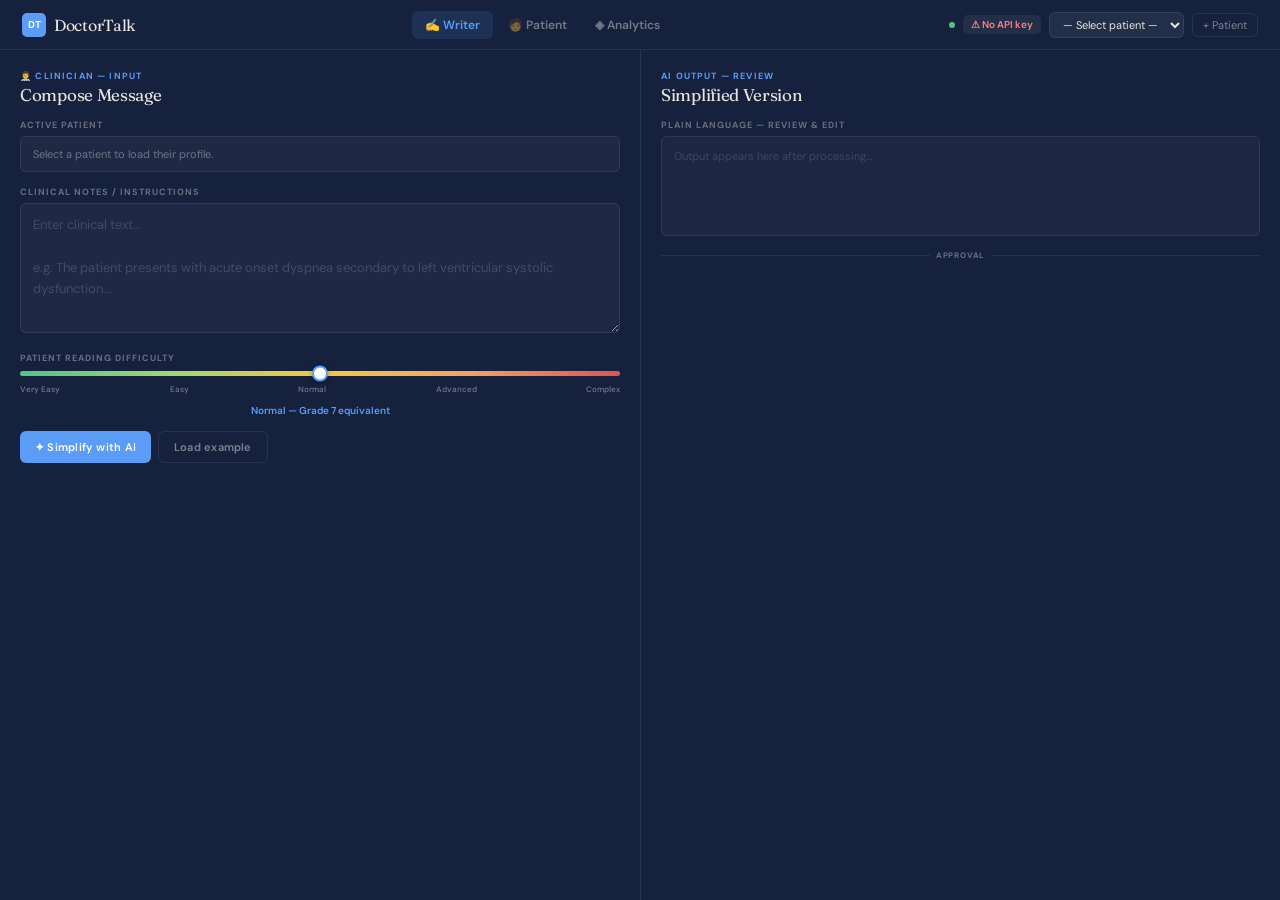
<file: designs/medbridge_design.html>
<!DOCTYPE html>
<html lang="en">
<head>
<meta charset="UTF-8">
<meta name="viewport" content="width=device-width, initial-scale=1.0">
<title>DoctorTalk</title>
<link href="https://fonts.googleapis.com/css2?family=Fraunces:ital,wght@0,300;0,400;0,500;1,300&family=DM+Sans:wght@300;400;500;600&family=DM+Mono:wght@400;500&display=swap" rel="stylesheet">
<style>
:root{
  --doc:#16213e;--da:#5b9cf6;--dg:#52c48a;--dw:#f4a261;--dt:#e8e4de;--dm:rgba(232,228,222,0.4);--db:rgba(255,255,255,0.08);
  --pat:#fdfcf9;--pa:#e07b54;--pt:#1c1917;--pm:#8a8480;--pb:rgba(0,0,0,0.07);
  --an:#0d1520;--an2:#111e2e;--aa:#a78bfa;--at:#d4d0ca;--am:rgba(212,208,202,0.38);--ab:rgba(255,255,255,0.06);
  --r:10px;--rs:6px;
}
*{margin:0;padding:0;box-sizing:border-box}
html,body{height:100%;font-family:'DM Sans',sans-serif}
body{background:#0d1117;overflow:hidden;display:flex;flex-direction:column}

nav{background:var(--doc);height:50px;display:flex;align-items:center;justify-content:space-between;padding:0 22px;border-bottom:1px solid var(--db);flex-shrink:0;z-index:200}
.nav-logo{display:flex;align-items:center;gap:8px;color:var(--dt)}
.nav-mark{width:24px;height:24px;background:var(--da);border-radius:5px;display:flex;align-items:center;justify-content:center;font-size:10px;font-weight:700;color:#fff}
.nav-name{font-family:'Fraunces',serif;font-size:16px;letter-spacing:-.3px}
.nav-tabs{display:flex;gap:2px}
.nav-tab{background:transparent;border:none;color:rgba(232,228,222,.45);font-family:'DM Sans',sans-serif;font-size:12px;font-weight:600;padding:6px 13px;border-radius:6px;cursor:pointer;transition:all .15s}
.nav-tab:hover{color:var(--dt);background:rgba(255,255,255,.05)}
.nav-tab.active{color:var(--da);background:rgba(91,156,246,.12)}
.nav-right{display:flex;align-items:center;gap:8px}
.live{width:6px;height:6px;background:var(--dg);border-radius:50%;animation:pulse 2s infinite}
@keyframes pulse{0%,100%{box-shadow:0 0 0 0 rgba(82,196,138,.4)}50%{box-shadow:0 0 0 4px rgba(82,196,138,0)}}
select.psel{background:rgba(255,255,255,.06);border:1px solid var(--db);color:var(--dt);font-family:'DM Sans',sans-serif;font-size:11px;padding:4px 9px;border-radius:var(--rs);outline:none;cursor:pointer}
select.psel option{background:#1e2d52}
.btn-xs{background:transparent;border:1px solid var(--db);color:rgba(232,228,222,.5);font-family:'DM Sans',sans-serif;font-size:11px;padding:4px 10px;border-radius:var(--rs);cursor:pointer;transition:all .15s}
.btn-xs:hover{border-color:rgba(255,255,255,.2);color:var(--dt)}

.view{display:none;flex:1;overflow:hidden}
.view.active{display:flex}

/* ─── WRITER ─── */
#writerView{background:var(--doc)}
.w-grid{display:grid;grid-template-columns:1fr 1fr;width:100%;height:100%}
.w-col{display:flex;flex-direction:column;height:100%;overflow-y:auto;padding:20px;gap:14px}
.w-col::-webkit-scrollbar{width:3px}
.w-col::-webkit-scrollbar-thumb{background:rgba(255,255,255,.1);border-radius:2px}
.w-col+.w-col{border-left:1px solid var(--db)}
.col-role{font-size:9px;font-weight:700;letter-spacing:.13em;text-transform:uppercase;color:var(--da);margin-bottom:2px}
.col-title{font-family:'Fraunces',serif;font-size:17px;letter-spacing:-.3px;color:var(--dt)}
.lbl{font-size:9px;font-weight:700;letter-spacing:.11em;text-transform:uppercase;color:var(--dm);margin-bottom:5px}
.profile-card{background:rgba(255,255,255,.04);border:1px solid var(--db);border-radius:var(--rs);padding:10px 12px}
.p-row{display:flex;align-items:center;gap:9px}
.p-av{width:32px;height:32px;border-radius:50%;background:rgba(91,156,246,.15);border:1.5px solid rgba(91,156,246,.3);display:flex;align-items:center;justify-content:center;font-size:12px;flex-shrink:0}
.p-name{font-size:12px;font-weight:600;color:var(--dt)}
.p-sub{font-size:10px;color:var(--dm);margin-top:1px}
.p-badges{display:flex;gap:4px;margin-top:6px;flex-wrap:wrap}
.pb{font-size:9px;padding:2px 7px;border-radius:9px;font-weight:600;font-family:'DM Mono',monospace}
.pb.lv{background:rgba(91,156,246,.15);color:var(--da);border:1px solid rgba(91,156,246,.2)}
.pb.se{background:rgba(82,196,138,.12);color:var(--dg);border:1px solid rgba(82,196,138,.18)}
.pb.wn{background:rgba(244,162,97,.15);color:var(--dw);border:1px solid rgba(244,162,97,.22)}
.pb.nw{background:rgba(255,255,255,.07);color:rgba(232,228,222,.5);border:1px solid var(--db)}
.ai-ins{background:rgba(167,139,250,.08);border:1px solid rgba(167,139,250,.2);border-radius:var(--rs);padding:10px 12px}
.ai-ins-t{font-size:9px;font-weight:700;text-transform:uppercase;letter-spacing:.1em;color:var(--aa);margin-bottom:5px}
.ai-ins-body{font-size:11px;color:rgba(212,208,202,.8);line-height:1.55}
.pred-wrap{display:flex;flex-wrap:wrap;gap:4px;margin-top:7px}
.pred{font-size:9px;padding:2px 7px;border-radius:9px;background:rgba(244,162,97,.15);color:var(--dw);border:1px solid rgba(244,162,97,.22);font-family:'DM Mono',monospace;font-weight:600}
.pred.pf{background:rgba(224,60,60,.15);color:#ff8888;border-color:rgba(224,60,60,.28)}
textarea{width:100%;background:rgba(255,255,255,.04);border:1px solid var(--db);border-radius:var(--rs);color:var(--dt);font-family:'DM Sans',sans-serif;font-size:13px;line-height:1.65;padding:10px 12px;resize:vertical;min-height:130px;outline:none;transition:border-color .2s}
textarea:focus{border-color:rgba(91,156,246,.45);background:rgba(255,255,255,.06)}
textarea::placeholder{color:rgba(232,228,222,.18)}
.sl-wrap{padding:2px 0 6px}
.sl-track{position:relative;height:5px;background:linear-gradient(to right,#52c48a,#a0d870,#f4c842,#f4a261,#e05252);border-radius:3px;margin-bottom:8px}
input[type=range].dsl{width:100%;-webkit-appearance:none;appearance:none;background:transparent;position:absolute;top:50%;transform:translateY(-50%);left:0;margin:0;height:5px;cursor:pointer}
input[type=range].dsl::-webkit-slider-thumb{-webkit-appearance:none;width:16px;height:16px;border-radius:50%;background:#fff;border:2px solid var(--da);box-shadow:0 1px 5px rgba(0,0,0,.35);transition:transform .15s}
input[type=range].dsl::-webkit-slider-thumb:hover{transform:scale(1.2)}
.sl-labels{display:flex;justify-content:space-between;font-size:8px;color:var(--dm);font-weight:600}
.sl-cur{font-size:10px;font-weight:600;color:var(--da);margin-top:4px;text-align:center}
.auto-tag{display:none;margin-left:7px;font-size:8px;background:rgba(167,139,250,.2);color:var(--aa);border:1px solid rgba(167,139,250,.28);padding:1px 6px;border-radius:9px;font-weight:700;letter-spacing:.06em;text-transform:uppercase}
.btn{border:none;border-radius:var(--rs);padding:8px 15px;font-family:'DM Sans',sans-serif;font-size:11px;font-weight:600;cursor:pointer;display:flex;align-items:center;gap:5px;transition:all .15s;letter-spacing:.02em}
.b-blue{background:var(--da);color:#fff}.b-blue:hover{background:#6fa8ff;transform:translateY(-1px)}.b-blue:disabled{opacity:.4;cursor:not-allowed;transform:none}
.b-ghost{background:transparent;color:rgba(232,228,222,.5);border:1px solid var(--db)}.b-ghost:hover{border-color:rgba(255,255,255,.2);color:var(--dt)}
.b-green{background:var(--dg);color:#fff;flex:1}.b-green:hover{background:#5fd49a;transform:translateY(-1px)}.b-green:disabled{opacity:.4;cursor:not-allowed;transform:none}
.b-row{display:flex;gap:7px}
.ld{display:flex;gap:4px;align-items:center;padding:7px 0}
.ld span{width:5px;height:5px;background:var(--da);border-radius:50%;animation:ld 1.2s ease-in-out infinite}
.ld span:nth-child(2){animation-delay:.2s}.ld span:nth-child(3){animation-delay:.4s}
@keyframes ld{0%,80%,100%{transform:translateY(0);opacity:.4}40%{transform:translateY(-5px);opacity:1}}
.ld-h{font-size:10px;color:var(--dm);margin-top:2px}
.out-box{background:rgba(255,255,255,.03);border:1px solid var(--db);border-radius:var(--rs);padding:11px 12px;min-height:100px}
.out-edit{width:100%;background:transparent;border:none;color:rgba(232,228,222,.85);font-family:'DM Sans',sans-serif;font-size:12px;line-height:1.7;resize:none;outline:none;min-height:80px}
.out-ph{font-size:11px;color:rgba(232,228,222,.17);line-height:1.6}
.sc-row{display:flex;gap:6px}
.sc{flex:1;background:rgba(255,255,255,.04);border:1px solid var(--db);border-radius:var(--rs);padding:7px 10px}
.sc-l{font-size:8px;font-weight:700;letter-spacing:.1em;text-transform:uppercase;color:var(--dm);margin-bottom:1px}
.sc-v{font-size:16px;font-weight:700;font-family:'DM Mono',monospace}
.sc-v.good{color:var(--dg)}.sc-v.warn{color:var(--dw)}.sc-v.bad{color:#ff6b6b}
.sim-card{border-radius:var(--rs);padding:10px 12px;border:1px solid;transition:all .3s}
.sim-card.checking{background:rgba(91,156,246,.06);border-color:rgba(91,156,246,.2)}
.sim-card.pass{background:rgba(82,196,138,.07);border-color:rgba(82,196,138,.25)}
.sim-card.caution{background:rgba(244,162,97,.08);border-color:rgba(244,162,97,.28)}
.sim-card.fail{background:rgba(224,60,60,.08);border-color:rgba(224,60,60,.28)}
.sim-hd{display:flex;align-items:center;justify-content:space-between;margin-bottom:6px}
.sim-t{font-size:8px;font-weight:700;letter-spacing:.1em;text-transform:uppercase}
.sim-card.pass .sim-t{color:var(--dg)}.sim-card.caution .sim-t{color:var(--dw)}.sim-card.fail .sim-t{color:#ff6b6b}.sim-card.checking .sim-t{color:var(--da)}
.sim-s{font-size:16px;font-weight:700;font-family:'DM Mono',monospace}
.sim-card.pass .sim-s{color:var(--dg)}.sim-card.caution .sim-s{color:var(--dw)}.sim-card.fail .sim-s{color:#ff6b6b}
.sim-bar{height:3px;background:rgba(255,255,255,.07);border-radius:2px;overflow:hidden;margin-bottom:7px}
.sim-fill{height:100%;border-radius:2px;transition:width .8s ease}
.sim-card.pass .sim-fill{background:var(--dg)}.sim-card.caution .sim-fill{background:var(--dw)}.sim-card.fail .sim-fill{background:#ff6b6b}
.sim-v{font-size:10px;font-weight:500;line-height:1.4;margin-bottom:6px}
.sim-card.pass .sim-v{color:rgba(82,196,138,.9)}.sim-card.caution .sim-v{color:rgba(244,162,97,.9)}.sim-card.fail .sim-v{color:rgba(255,107,107,.9)}
.sim-issues{display:flex;flex-direction:column;gap:3px}
.sim-issue{font-size:9px;color:rgba(232,228,222,.5);padding-left:10px;position:relative;line-height:1.4}
.sim-issue::before{content:'⚠';position:absolute;left:0;font-size:8px}
.sim-pills{display:flex;flex-wrap:wrap;gap:3px;margin-top:5px}
.sp{font-size:8px;padding:2px 6px;border-radius:8px;font-weight:600;font-family:'DM Mono',monospace}
.sp.k{background:rgba(82,196,138,.15);color:#52c48a;border:1px solid rgba(82,196,138,.22)}
.sp.c{background:rgba(244,162,97,.15);color:#f4a261;border:1px solid rgba(244,162,97,.28)}
.sp.l{background:rgba(224,60,60,.15);color:#ff8080;border:1px solid rgba(224,60,60,.28)}
.sim-dims{display:grid;grid-template-columns:1fr 1fr;gap:4px;margin-top:6px}
.sdim{background:rgba(255,255,255,.04);border-radius:3px;padding:4px 7px}
.sdl{font-size:7px;text-transform:uppercase;letter-spacing:.08em;color:var(--dm);font-weight:700;margin-bottom:1px}
.sdv{font-size:11px;font-weight:700;font-family:'DM Mono',monospace}
.spin-w{display:flex;align-items:center;gap:6px;font-size:11px;color:var(--da)}
.spinner{width:11px;height:11px;border:2px solid rgba(91,156,246,.2);border-top-color:var(--da);border-radius:50%;animation:spin .8s linear infinite;flex-shrink:0}
@keyframes spin{to{transform:rotate(360deg)}}
.ok-banner{background:rgba(82,196,138,.12);border:1px solid rgba(82,196,138,.22);border-radius:var(--rs);padding:7px 11px;display:flex;align-items:center;gap:6px;font-size:11px;color:var(--dg);font-weight:500}
.sep{font-size:8px;font-weight:700;letter-spacing:.1em;text-transform:uppercase;color:var(--dm);display:flex;align-items:center;gap:6px}
.sep::before,.sep::after{content:'';flex:1;height:1px;background:var(--db)}

/* ─── PATIENT ─── */
#patientView{background:var(--pat);flex-direction:column}
.pat-top{background:#fff;border-bottom:1px solid var(--pb);padding:11px 26px;display:flex;align-items:center;justify-content:space-between;flex-shrink:0}
.pat-greet{font-family:'Fraunces',serif;font-size:16px;color:var(--pt);letter-spacing:-.2px}
.pat-sub{font-size:11px;color:var(--pm);margin-top:1px}
.pat-body{flex:1;overflow-y:auto;padding:20px 26px;display:flex;flex-direction:column;gap:14px;max-width:680px;margin:0 auto;width:100%}
.pat-body::-webkit-scrollbar{width:3px}
.pat-body::-webkit-scrollbar-thumb{background:rgba(0,0,0,.08);border-radius:2px}
.text-card{background:#fff;border:1px solid var(--pb);border-radius:var(--r);padding:20px 22px;line-height:1.85;font-size:16px;color:var(--pt);box-shadow:0 1px 10px rgba(0,0,0,.05);min-height:130px;font-family:'Georgia',serif}
.ws{display:flex;flex-direction:column;align-items:center;justify-content:center;min-height:130px;gap:8px;color:var(--pm);text-align:center}
.wi{font-size:24px;opacity:.3}.wt{font-size:12px;line-height:1.5}
.w{display:inline;padding:1px 2px;border-radius:3px;cursor:pointer;position:relative;transition:background .2s}
.w.d1{background:rgba(82,196,138,.1)}.w.d2{background:rgba(244,194,66,.16)}.w.d3{background:rgba(240,130,80,.18)}.w.d4{background:rgba(220,60,60,.15)}
.w.sel{outline:2px solid var(--pa);outline-offset:1px;border-radius:3px}
.w:hover .tip{display:block}
.tip{display:none;position:absolute;bottom:calc(100% + 4px);left:50%;transform:translateX(-50%);background:#1c1917;color:#fff;font-size:8px;font-weight:700;padding:2px 6px;border-radius:3px;white-space:nowrap;z-index:50;pointer-events:none;letter-spacing:.04em}
.tip::after{content:'';position:absolute;top:100%;left:50%;transform:translateX(-50%);border:3px solid transparent;border-top-color:#1c1917}
.checkup{background:rgba(224,123,84,.06);border:1px solid rgba(224,123,84,.14);border-radius:var(--rs);padding:12px 14px}
.cq{font-size:13px;color:var(--pt);font-weight:500;margin-bottom:9px;line-height:1.4}
.copts{display:flex;gap:6px;flex-wrap:wrap}
.copt{font-size:11px;padding:5px 12px;border-radius:20px;border:1px solid var(--pb);background:#fff;color:var(--pt);cursor:pointer;transition:all .15s;font-family:'DM Sans',sans-serif;font-weight:500}
.copt:hover,.copt.sel{background:var(--pa);color:#fff;border-color:var(--pa)}
.hp-section{display:flex;flex-direction:column;gap:7px}
.hard-pills{display:flex;flex-wrap:wrap;gap:5px}
.hp{display:inline-flex;align-items:center;gap:3px;font-size:10px;padding:4px 10px;border-radius:20px;background:rgba(224,123,84,.07);border:1px solid rgba(224,123,84,.18);color:var(--pa);cursor:pointer;transition:all .2s;font-family:'DM Sans',sans-serif;font-weight:500}
.hp:hover{background:rgba(224,123,84,.16)}.hp.flg{background:rgba(224,123,84,.24);border-color:rgba(224,123,84,.45);font-weight:700}
.ty-ok{display:flex;align-items:center;gap:6px;padding:8px 12px;border-radius:var(--rs);font-size:11px;font-weight:600;background:rgba(82,196,138,.1);border:1px solid rgba(82,196,138,.22);color:#3aa06e}
.pat-info{background:rgba(224,123,84,.04);border:1px solid rgba(224,123,84,.1);border-radius:var(--rs);padding:9px 12px;font-size:11px;color:var(--pm);line-height:1.6}
.pat-info-t{font-size:8px;font-weight:700;text-transform:uppercase;letter-spacing:.09em;color:var(--pa);margin-bottom:3px}

/* ─── ANALYTICS ─── */
#analyticsView{background:var(--an);flex-direction:column}
.an-top{background:var(--an2);border-bottom:1px solid var(--ab);padding:0 22px;height:48px;display:flex;align-items:center;justify-content:space-between;flex-shrink:0}
.an-top-t{font-family:'Fraunces',serif;font-size:15px;color:var(--at)}
.an-ptabs{display:flex;gap:2px;overflow-x:auto;padding:0 22px;border-bottom:1px solid var(--ab);background:var(--an2);flex-shrink:0}
.an-ptabs::-webkit-scrollbar{height:2px}
.an-ptabs::-webkit-scrollbar-thumb{background:rgba(255,255,255,.07)}
.an-ptab{background:transparent;border:none;border-bottom:2px solid transparent;color:rgba(212,208,202,.4);font-family:'DM Sans',sans-serif;font-size:11px;font-weight:600;padding:9px 13px;cursor:pointer;transition:all .15s;white-space:nowrap}
.an-ptab:hover{color:var(--at)}.an-ptab.active{color:var(--aa);border-bottom-color:var(--aa)}
.an-body{flex:1;overflow-y:auto;padding:18px;display:grid;grid-template-columns:1fr 1fr;gap:13px;align-content:start}
.an-body::-webkit-scrollbar{width:3px}
.an-body::-webkit-scrollbar-thumb{background:rgba(255,255,255,.07);border-radius:2px}
.an-card{background:var(--an2);border:1px solid var(--ab);border-radius:var(--r);overflow:hidden}
.an-card.s2{grid-column:1/-1}
.an-ch{padding:9px 13px;border-bottom:1px solid var(--ab);display:flex;align-items:center;justify-content:space-between}
.an-ct{font-size:8px;font-weight:700;letter-spacing:.11em;text-transform:uppercase;color:var(--am)}
.an-cb{padding:12px 13px}
.an-metrics{display:grid;grid-template-columns:repeat(4,1fr);gap:7px}
.an-met{background:rgba(255,255,255,.03);border:1px solid var(--ab);border-radius:var(--rs);padding:9px 10px;text-align:center}
.an-mv{font-size:20px;font-weight:700;font-family:'DM Mono',monospace;color:var(--at)}
.an-ml{font-size:7px;text-transform:uppercase;letter-spacing:.09em;color:var(--am);margin-top:2px;font-weight:700}
canvas.trend{display:block;width:100%}
.freq-list{display:flex;flex-direction:column;gap:5px}
.fr-row{display:flex;align-items:center;gap:7px}
.fr-dot{width:5px;height:5px;border-radius:50%;flex-shrink:0}
.fr-word{font-size:10px;font-weight:600;font-family:'DM Mono',monospace;color:var(--at);width:90px;flex-shrink:0;overflow:hidden;text-overflow:ellipsis;white-space:nowrap}
.fr-bg{flex:1;height:5px;background:rgba(255,255,255,.05);border-radius:3px;overflow:hidden}
.fr-fg{height:100%;border-radius:3px;transition:width .5s}
.fr-n{font-size:8px;font-family:'DM Mono',monospace;color:var(--am);width:20px;text-align:right;flex-shrink:0}
.fr-flag{font-size:8px;color:#f4a261;flex-shrink:0}
canvas.hmap{display:block;width:100%;border-radius:3px}
.sess-list{display:flex;flex-direction:column;gap:5px;max-height:200px;overflow-y:auto}
.sess-list::-webkit-scrollbar{width:3px}
.sess-list::-webkit-scrollbar-thumb{background:rgba(255,255,255,.06)}
.sess-r{display:flex;align-items:center;gap:9px;padding:7px 9px;background:rgba(255,255,255,.02);border-radius:var(--rs);border:1px solid var(--ab)}
.sess-n{font-size:8px;font-family:'DM Mono',monospace;color:var(--am);width:18px;flex-shrink:0}
.sess-d{font-size:10px;color:var(--at);flex:1}
.sess-s{font-size:11px;font-weight:700;font-family:'DM Mono',monospace}
.ai-sum{background:rgba(167,139,250,.07);border:1px solid rgba(167,139,250,.18);border-radius:var(--rs);padding:10px 12px}
.ai-sum-t{font-size:8px;font-weight:700;text-transform:uppercase;letter-spacing:.1em;color:var(--aa);margin-bottom:5px}
.sug{font-size:11px;color:var(--at);line-height:1.55;padding:3px 0 3px 11px;position:relative;opacity:.85}
.sug::before{content:'→';position:absolute;left:0;color:var(--aa);font-size:9px}
.no-data{grid-column:1/-1;display:flex;flex-direction:column;align-items:center;justify-content:center;min-height:280px;gap:9px;color:var(--am);text-align:center;font-size:12px}
.ei{font-size:26px;opacity:.25;margin-bottom:3px}
</style>
</head>
<body>

<nav>
  <div class="nav-logo">
    <div class="nav-mark">DT</div>
    <div class="nav-name">DoctorTalk</div>
  </div>
  <div class="nav-tabs">
    <button class="nav-tab active" onclick="go('writer')">✍ Writer</button>
    <button class="nav-tab" onclick="go('patient')">🧑 Patient</button>
    <button class="nav-tab" onclick="go('analytics')">◈ Analytics</button>
  </div>
  <div class="nav-right">
    <div class="live"></div>
    <span id="keyStatus" onclick="promptKey()" style="font-size:10px;font-weight:600;cursor:pointer;padding:3px 8px;border-radius:5px;background:rgba(255,255,255,.06);transition:background .15s" title="Set API key">⚠ No API key</span>
    <select class="psel" id="psel" onchange="onPChange()">
      <option value="">— Select patient —</option>
    </select>
    <button class="btn-xs" onclick="addPt()">+ Patient</button>
  </div>
</nav>

<!-- WRITER -->
<div class="view active" id="writerView">
  <div class="w-grid">
    <div class="w-col">
      <div><div class="col-role">👨‍⚕️ Clinician — Input</div><div class="col-title">Compose Message</div></div>
      <div>
        <div class="lbl">Active patient</div>
        <div class="profile-card" id="profileCard"><div style="font-size:11px;color:var(--dm)">Select a patient to load their profile.</div></div>
      </div>
      <div id="insightWrap" style="display:none">
        <div class="ai-ins">
          <div class="ai-ins-t">✦ AI — Patient Profile Insight</div>
          <div class="ai-ins-body" id="insightText">Analysing...</div>
          <div class="pred-wrap" id="predWords"></div>
        </div>
      </div>
      <div>
        <div class="lbl">Clinical notes / instructions</div>
        <textarea id="medIn" placeholder="Enter clinical text...&#10;&#10;e.g. The patient presents with acute onset dyspnea secondary to left ventricular systolic dysfunction..."></textarea>
      </div>
      <div>
        <div class="lbl">Patient reading difficulty <span class="auto-tag" id="autoTag">Auto-set</span></div>
        <div class="sl-wrap">
          <div class="sl-track" style="position:relative">
            <input type="range" class="dsl" id="dsl" min="1" max="5" value="3" step="1" oninput="updSl(this.value)">
          </div>
          <div class="sl-labels"><span>Very Easy</span><span>Easy</span><span>Normal</span><span>Advanced</span><span>Complex</span></div>
        </div>
        <div class="sl-cur" id="slCur">Normal — Grade 7 equivalent</div>
      </div>
      <div class="b-row">
        <button class="btn b-blue" id="simpBtn" onclick="doSimplify()">✦ Simplify with AI</button>
        <button class="btn b-ghost" onclick="loadEx()">Load example</button>
      </div>
    </div>
    <div class="w-col">
      <div><div class="col-role">AI Output — Review</div><div class="col-title">Simplified Version</div></div>
      <div>
        <div class="lbl">Plain language — review &amp; edit</div>
        <div class="out-box" id="outBox">
          <div id="ldS" style="display:none"><div class="ld"><span></span><span></span><span></span></div><div class="ld-h">Applying DEFT corpus + plain language guidelines...</div></div>
          <textarea id="outEd" class="out-edit" style="display:none"></textarea>
          <div class="out-ph" id="outPh">Output appears here after processing...</div>
        </div>
      </div>
      <div class="sc-row" id="scRow" style="display:none">
        <div class="sc"><div class="sc-l">Flesch RE</div><div class="sc-v" id="fkS">—</div></div>
        <div class="sc"><div class="sc-l">Grade level</div><div class="sc-v" id="grS">—</div></div>
        <div class="sc"><div class="sc-l">Hard words</div><div class="sc-v" id="hwS">—</div></div>
      </div>
      <div id="simSec" style="display:none">
        <div class="lbl">Semantic safety check</div>
        <div class="sim-card checking" id="simCard">
          <div class="spin-w" id="simChk"><div class="spinner"></div>Running semantic similarity via AI...</div>
          <div id="simRes" style="display:none">
            <div class="sim-hd"><div class="sim-t" id="simT">Meaning Preservation</div><div class="sim-s" id="simSc">—</div></div>
            <div class="sim-bar"><div class="sim-fill" id="simFl" style="width:0%"></div></div>
            <div class="sim-v" id="simVd"></div>
            <div class="sim-issues" id="simIs"></div>
            <div class="sim-pills" id="simPl"></div>
            <div class="sim-dims" id="simDm"></div>
          </div>
        </div>
      </div>
      <div class="sep">approval</div>
      <div id="appRow" class="b-row" style="display:none">
        <button class="btn b-green" id="appBtn" onclick="doApprove()">✓ Approve &amp; Send to Patient</button>
        <button class="btn b-ghost" onclick="doSimplify()">↺</button>
      </div>
      <div id="appBanner" style="display:none"><div class="ok-banner">✓ Sent to patient — reading session started</div></div>
    </div>
  </div>
</div>

<!-- PATIENT -->
<div class="view" id="patientView">
  <div class="pat-top">
    <div><div class="pat-greet" id="patGreet">Hello 👋</div><div class="pat-sub">Here is your health information from your doctor.</div></div>
    <div style="font-size:10px;color:var(--pm);font-weight:600" id="patSessLbl"></div>
  </div>
  <div class="pat-body">
    <div>
      <div class="lbl" style="color:var(--pm)">From your doctor</div>
      <div class="text-card" id="txtCard">
        <div class="ws" id="wsState"><div class="wi">📋</div><div class="wt">Your doctor hasn't sent your health information yet.</div></div>
        <div id="wCont" style="display:none"></div>
      </div>
    </div>
    <div id="checkupWrap" style="display:none">
      <div class="checkup">
        <div class="cq">How well did you understand this information?</div>
        <div class="copts">
          <button class="copt" onclick="selU(this,1)">😕 Not at all</button>
          <button class="copt" onclick="selU(this,2)">🤔 A little</button>
          <button class="copt" onclick="selU(this,3)">🙂 Mostly</button>
          <button class="copt" onclick="selU(this,4)">😊 Fully</button>
        </div>
      </div>
    </div>
    <div id="hwWrap" style="display:none">
      <div class="hp-section">
        <div class="lbl" style="color:var(--pm)">Tap any word you found confusing</div>
        <div class="hard-pills" id="hpills"></div>
      </div>
    </div>
    <div id="tyWrap" style="display:none"><div class="ty-ok">✓ Thank you — your feedback helps your doctor explain better next time.</div></div>
    <div class="pat-info"><div class="pat-info-t">About this page</div>Highlighted words may be harder to read — tap any word to flag it. Your reading patterns help your doctor communicate better with you next time.</div>
  </div>
</div>

<!-- ANALYTICS -->
<div class="view" id="analyticsView">
  <div class="an-top"><div class="an-top-t">Patient Analytics</div><div style="font-size:9px;color:var(--am);font-weight:700;letter-spacing:.08em;text-transform:uppercase">Writer view only</div></div>
  <div class="an-ptabs" id="anTabs"></div>
  <div class="an-body" id="anBody"><div class="no-data"><div class="ei">◎</div>Select a patient tab to view analytics.</div></div>
</div>

<script>
// ── Storage ──
const SK = 'mb_v3';
let S = (() => { try { return JSON.parse(localStorage.getItem(SK)) || {pts:{},pending:null,pendingPt:null}; } catch{return{pts:{},pending:null,pendingPt:null};} })();
function save() { localStorage.setItem(SK, JSON.stringify(S)); }

// ── State ──
let curPt = null, wData=[], flagged=[], selfU=0, sessStart=null, hoverStart={}, hoverTimes={}, selLv=3, origText='', simpText='';
let anPt = null;

const LV = {
  1:{lbl:'Very Easy — Grade 3',desc:'very simple, very short sentences'},
  2:{lbl:'Easy — Grade 5',desc:'simple everyday language'},
  3:{lbl:'Normal — Grade 7',desc:'clear and plain language'},
  4:{lbl:'Advanced — Grade 9',desc:'somewhat detailed'},
  5:{lbl:'Complex — Clinical',desc:'clinically detailed'}
};

const MED = new Set(['cardiomyopathy','ejection','fraction','myocardial','infarction','dyspnea','copd',
  'obstructive','pulmonary','bronchodilator','spirometry','prednisolone','salbutamol','nebulization',
  'amoxicillin','clavulanate','exacerbation','corticosteroid','antibiotic','pulmonology','ventilatory',
  'systolic','diastolic','furosemide','lisinopril','diuretic','echocardiography','hypertension',
  'arrhythmia','atherosclerosis','angioplasty','tachycardia','bradycardia','thrombosis','embolism',
  'pneumonia','asthma','cholesterol','anticoagulant','vasodilator','immunosuppressant']);

// ── Nav ──
function go(v) {
  document.querySelectorAll('.view').forEach(x=>x.classList.remove('active'));
  document.querySelectorAll('.nav-tab').forEach(x=>x.classList.remove('active'));
  document.getElementById(v+'View').classList.add('active');
  ['writer','patient','analytics'].forEach((n,i)=>{ if(n===v) document.querySelectorAll('.nav-tab')[i].classList.add('active'); });
  if(v==='analytics') renderAn();
  if(v==='patient') setupPat();
}

// ── Patients ──
function initPsel() {
  const sel = document.getElementById('psel');
  sel.innerHTML = '<option value="">— Select patient —</option>';
  Object.values(S.pts).forEach(p => {
    const o = document.createElement('option');
    o.value = p.id; o.textContent = p.name; sel.appendChild(o);
  });
  if(curPt) sel.value = curPt;
}
function addPt() {
  const n = prompt('Patient name:'); if(!n||!n.trim()) return;
  const id = 'p_'+Date.now();
  S.pts[id] = {id, name:n.trim(), sessions:[], created:Date.now()};
  save(); initPsel();
  document.getElementById('psel').value = id; onPChange();
}
function onPChange() {
  curPt = document.getElementById('psel').value||null;
  renderProfile(); if(curPt) loadInsight();
}
function pt(id) { return id ? S.pts[id] : null; }

function autoLv(p) {
  const ss = (p.sessions||[]).slice(-3); if(!ss.length) return 3;
  const ac = ss.reduce((a,s)=>a+(s.comp||70),0)/ss.length;
  const af = ss.reduce((a,s)=>a+(s.flagged||[]).length,0)/ss.length;
  const au = ss.reduce((a,s)=>a+(s.selfU||2),0)/ss.length;
  if(ac<55||af>5||au<1.8) return 1;
  if(ac<68||af>3||au<2.3) return 2;
  if(ac>=88&&af<0.5&&au>=3.5) return 5;
  if(ac>=78&&af<1) return 4;
  return 3;
}

function renderProfile() {
  const p = pt(curPt), card = document.getElementById('profileCard');
  if(!p) { card.innerHTML='<div style="font-size:11px;color:var(--dm)">Select a patient to load their profile.</div>'; document.getElementById('insightWrap').style.display='none'; return; }
  const ss=p.sessions||[], af=ss.flatMap(s=>s.flagged||[]), ac=ss.length?Math.round(ss.reduce((a,s)=>a+(s.comp||0),0)/ss.length):null;
  const top=[...new Set(af)].slice(0,3);
  const lv = autoLv(p);
  card.innerHTML = `<div class="p-row"><div class="p-av">${p.name[0].toUpperCase()}</div><div><div class="p-name">${p.name}</div><div class="p-sub">${ss.length} session${ss.length!==1?'s':''} · ${ac!=null?'Avg '+ac+'% comp':'No data yet'}</div></div></div>
  <div class="p-badges">${ss.length?`<span class="pb lv">Rec. level ${lv}/5</span>`:'<span class="pb nw">New patient</span>'}<span class="pb se">${ss.length} sessions</span>${top.length?`<span class="pb wn">Flagged: ${top.join(', ')}</span>`:''}</div>`;
}

async function loadInsight() {
  const p = pt(curPt); if(!p) return;
  document.getElementById('insightWrap').style.display='block';
  document.getElementById('insightText').textContent='Analysing patient history...';
  document.getElementById('predWords').innerHTML='';
  document.getElementById('autoTag').style.display='none';
  const ss=p.sessions||[], lv=autoLv(p);
  selLv=lv; document.getElementById('dsl').value=lv; updSl(lv);
  if(ss.length) document.getElementById('autoTag').style.display='inline';
  if(!ss.length) { document.getElementById('insightText').textContent='New patient — starting at Normal difficulty.'; return; }
  const af=ss.flatMap(s=>s.flagged||[]), fc={};
  af.forEach(w=>{fc[w]=(fc[w]||0)+1});
  const top=Object.entries(fc).sort((a,b)=>b[1]-a[1]).slice(0,8).map(([w,n])=>`${w}(×${n})`).join(', ');
  const ac=Math.round(ss.reduce((a,s)=>a+(s.comp||0),0)/ss.length);
  const at=Math.round(ss.reduce((a,s)=>a+(s.rt||0),0)/ss.length);
  try {
    const r = await api([{role:'user',content:`Medical reading analyst. Patient "${p.name}": ${ss.length} sessions, avg comprehension ${ac}%, avg read time ${at}s, flagged words: ${top||'none'}, recommended level ${lv}/5.\n\nWrite 2 concise sentences (≤40 words): patient reading profile + one writing recommendation.\nThen: PREDICT: 6 specific medical/complex words this patient will likely struggle with.\nFormat:\n[2 sentences]\nPREDICT: word1, word2...`}], 350);
    const parts=r.split('PREDICT:'), ins=parts[0].trim(), pred=parts[1]?parts[1].trim().split(',').map(w=>w.trim()).filter(Boolean):[];
    document.getElementById('insightText').textContent=ins;
    const pw=document.getElementById('predWords');
    if(pred.length){pw.innerHTML='<div style="font-size:8px;font-weight:700;text-transform:uppercase;letter-spacing:.09em;color:var(--am);margin-bottom:4px;width:100%">Predicted difficult words:</div>';pred.forEach(w=>{const pf=af.includes(w.toLowerCase());pw.innerHTML+=`<span class="pred ${pf?'pf':''}">${pf?'⚑ ':''}${w}</span>`;});}
  } catch(e) { document.getElementById('insightText').textContent=`${ss.length} sessions. Avg comp: ${ac}%. Rec. level: ${LV[lv].lbl}.`; }
}

// ── Writer ──
function updSl(v) { selLv=parseInt(v); document.getElementById('slCur').textContent=LV[v].lbl; }
function loadEx() { document.getElementById('medIn').value=`The patient is a 67-year-old male presenting with acute exacerbation of chronic obstructive pulmonary disease (COPD). Spirometry indicates a post-bronchodilator FEV1/FVC ratio of 0.65, consistent with moderate obstructive ventilatory defect. Initiate short-acting beta-2 agonist (salbutamol 2.5mg via nebulization q4h), systemic corticosteroids (prednisolone 40mg PO OD x 5 days), and empiric antibiotic therapy with amoxicillin-clavulanate 875/125mg PO BID for suspected bacterial exacerbation. Monitor SpO2, target 88–92%. Arrange pulmonology follow-up in 2 weeks post-discharge.`; }

async function doSimplify() {
  const txt = document.getElementById('medIn').value.trim(); if(!txt){alert('Enter clinical text first.');return;}
  origText=txt;
  const btn=document.getElementById('simpBtn'); btn.disabled=true; btn.innerHTML='⟳ Processing...';
  ['ldS','outPh','outEd','appRow','scRow','appBanner','simSec'].forEach(id=>{
    const el=document.getElementById(id); if(id==='ldS'){el.style.display='block';}
    else if(id==='outPh'){el.style.display='none';}
    else{el.style.display='none';}
  });
  // History context
  const p=pt(curPt); let hCtx='';
  if(p&&p.sessions.length){
    const af=p.sessions.flatMap(s=>s.flagged||[]), fc={};
    af.forEach(w=>{fc[w]=(fc[w]||0)+1});
    const top=Object.entries(fc).sort((a,b)=>b[1]-a[1]).slice(0,6).map(([w,n])=>`"${w}"(×${n})`).join(', ');
    const ac=Math.round(p.sessions.reduce((a,s)=>a+(s.comp||0),0)/p.sessions.length);
    hCtx=`\n\nPATIENT HISTORY: Previously flagged difficult words: ${top||'none'}. Avg comprehension: ${ac}%. ${ac<65?'Struggles significantly — use simplest possible language.':ac<78?'Moderate difficulty — keep sentences short.':'Understands reasonably — ensure clarity.'}`;
  }
  const lv=LV[selLv];
  const sys=`You are DoctorTalk, a health literacy specialist trained on the DEFT corpus. Rewrite clinical text for a patient at level: ${lv.lbl}.\n\nRULES:\n1. Preserve ALL clinical meaning.\n2. Use ${lv.desc}. Max sentence: ${selLv<=2?14:selLv<=3?19:24} words.\n3. Active voice. Short paragraphs.\n4. DEFT: dyspnea→shortness of breath, myocardial infarction→heart attack, hypertension→high blood pressure, diuretic→water pill, PO→by mouth, QD/OD→once a day, BID→twice a day, nebulization→breathing treatment, FEV1/FVC→breathing test, COPD→COPD (long-term lung condition), corticosteroid→steroid medicine, SpO2→blood oxygen level, ejection fraction→how well your heart pumps, acute exacerbation→sudden worsening.\n5. Define unavoidable medical terms in parentheses.\n6. Warm, reassuring tone.${hCtx}\n\nReturn ONLY simplified text.`;
  try {
    const simp = await api([{role:'user',content:txt}], 1000, sys);
    if(simp){
      simpText=simp;
      document.getElementById('ldS').style.display='none';
      const ed=document.getElementById('outEd'); ed.value=simp; ed.style.display='block'; ed.style.height='auto'; ed.style.height=ed.scrollHeight+'px';
      calcScores(simp); document.getElementById('scRow').style.display='flex';
      document.getElementById('simSec').style.display='block';
      await checkSim(txt, simp);
    }
  } catch(e) {
    document.getElementById('ldS').style.display='none';
    document.getElementById('outPh').style.display='block';
    document.getElementById('outPh').textContent = e.message.includes('API key') ? '⚠ ' + e.message : 'API error: ' + e.message;
    document.getElementById('outPh').style.color='#ff8080';
  }
  btn.disabled=false; btn.innerHTML='✦ Simplify with AI';
}

async function checkSim(orig, simp) {
  document.getElementById('simCard').className='sim-card checking';
  document.getElementById('simChk').style.display='flex';
  document.getElementById('simRes').style.display='none';
  try {
    const raw = await api([{role:'user',content:`Medical semantic similarity check.\n\nORIGINAL:\n"""${orig}"""\n\nSIMPLIFIED:\n"""${simp}"""\n\nRespond ONLY with JSON (no markdown):\n{"overall_score":<0-100>,"dimensions":{"clinical_accuracy":<0-100>,"dosage_preservation":<0-100>,"instruction_completeness":<0-100>,"meaning_equivalence":<0-100>},"verdict":"<one sentence>","issues":[],"concepts":{"kept":[],"changed":[],"lost":[]}}`}], 700);
    renderSim(JSON.parse(raw.replace(/```json|```/g,'').trim()));
  } catch(e) { renderSimErr(); }
}

function renderSim(s) {
  const sc=s.overall_score??0, card=document.getElementById('simCard');
  const cls=sc>=85?'pass':sc>=68?'caution':'fail';
  card.className='sim-card '+cls;
  document.getElementById('simChk').style.display='none';
  document.getElementById('simRes').style.display='block';
  document.getElementById('simT').textContent=sc>=85?'Meaning Preserved':sc>=68?'Minor Drift':'Meaning at Risk';
  document.getElementById('simSc').textContent=sc+'%';
  document.getElementById('simFl').style.width=sc+'%';
  document.getElementById('simVd').textContent=s.verdict||'';
  document.getElementById('simIs').innerHTML=(s.issues||[]).map(i=>`<div class="sim-issue">${i}</div>`).join('');
  const pl=document.getElementById('simPl'); pl.innerHTML='';
  (s.concepts?.kept||[]).slice(0,3).forEach(c=>{pl.innerHTML+=`<span class="sp k">✓${c}</span>`;});
  (s.concepts?.changed||[]).forEach(c=>{pl.innerHTML+=`<span class="sp c">~${c}</span>`;});
  (s.concepts?.lost||[]).forEach(c=>{pl.innerHTML+=`<span class="sp l">✗${c}</span>`;});
  const dm=s.dimensions||{}, dl={clinical_accuracy:'Clinical',dosage_preservation:'Dosage',instruction_completeness:'Instructions',meaning_equivalence:'Meaning'};
  document.getElementById('simDm').innerHTML=Object.entries(dl).map(([k,l])=>{const v=dm[k]??'—';const c=v>=85?'#52c48a':v>=68?'#f4a261':'#ff6b6b';return`<div class="sdim"><div class="sdl">${l}</div><div class="sdv" style="color:${c}">${v}%</div></div>`;}).join('');
  const ab=document.getElementById('appBtn'); document.getElementById('appRow').style.display='flex';
  if(sc<68){ab.disabled=true;ab.textContent='✗ Cannot Approve';} else if(sc<85){ab.disabled=false;ab.textContent='⚠ Approve with Caution';ab.style.background='#b86e1a';} else{ab.disabled=false;ab.textContent='✓ Approve & Send to Patient';ab.style.background='';}
}
function renderSimErr() {
  document.getElementById('simCard').className='sim-card caution';
  document.getElementById('simChk').style.display='none';
  document.getElementById('simRes').style.display='block';
  document.getElementById('simT').textContent='Check Unavailable';
  document.getElementById('simSc').textContent='—';
  document.getElementById('simVd').textContent='Similarity check failed — review manually.';
  ['simIs','simPl','simDm'].forEach(id=>{document.getElementById(id).innerHTML='';});
  document.getElementById('simFl').style.width='0%';
  document.getElementById('appRow').style.display='flex';
}

function doApprove() {
  const txt=document.getElementById('outEd').value.trim(); if(!txt) return;
  simpText=txt; S.pending=txt; S.pendingPt=curPt; save();
  document.getElementById('appRow').style.display='none';
  document.getElementById('appBanner').style.display='block';
  setTimeout(()=>{go('patient');},700);
}

function calcScores(text) {
  const sents=text.split(/[.!?]+/).filter(s=>s.trim().length>4), words=text.match(/\b\w+\b/g)||[];
  const sylls=words.reduce((a,w)=>a+syl(w),0), asl=words.length/Math.max(sents.length,1), asw=sylls/Math.max(words.length,1);
  const fre=Math.round(Math.max(0,Math.min(100,206.835-1.015*asl-84.6*asw)));
  const fkg=Math.round((0.39*asl+11.8*asw-15.59)*10)/10;
  const hard=words.filter(w=>syl(w)>=3).length, cpx=Math.round(hard/Math.max(words.length,1)*100);
  const fkEl=document.getElementById('fkS'); fkEl.textContent=fre; fkEl.className='sc-v '+(fre>=60?'good':fre>=40?'warn':'bad');
  const grEl=document.getElementById('grS'); grEl.textContent=Math.max(0,fkg); grEl.className='sc-v '+(fkg<=7?'good':fkg<=10?'warn':'bad');
  const cxEl=document.getElementById('hwS'); cxEl.textContent=cpx+'%'; cxEl.className='sc-v '+(cpx<=15?'good':cpx<=25?'warn':'bad');
}
function syl(w) { w=w.toLowerCase().replace(/[^a-z]/g,''); if(!w) return 0; if(w.length<=3) return 1; w=w.replace(/(?:[^laeiouy]es|ed|[^laeiouy]e)$/,'').replace(/^y/,''); const m=w.match(/[aeiouy]{1,2}/g); return m?m.length:1; }

// ── Patient ──
function setupPat() {
  S=(() => { try{return JSON.parse(localStorage.getItem(SK))||{pts:{},pending:null,pendingPt:null};}catch{return{pts:{},pending:null,pendingPt:null};}})();
  const txt=S.pending, pid=S.pendingPt, p=pt(pid);
  if(p){document.getElementById('patGreet').textContent=`Hello, ${p.name} 👋`;document.getElementById('patSessLbl').textContent=`Session ${(p.sessions.length+1)}`;}
  else{document.getElementById('patGreet').textContent='Hello 👋';document.getElementById('patSessLbl').textContent='';}
  if(!txt) return;
  wData=[]; flagged=[]; selfU=0; hoverStart={}; hoverTimes={}; sessStart=Date.now();
  ['wsState'].forEach(id=>{document.getElementById(id).style.display='none';});
  document.getElementById('wCont').style.display='block';
  document.getElementById('hwWrap').style.display='none';
  document.getElementById('checkupWrap').style.display='none';
  document.getElementById('tyWrap').style.display='none';
  renderWs(txt); simProg();
}

function diffLv(w) {
  const c=w.toLowerCase().replace(/[^a-z]/g,''); if(!c||c.length<=2) return 0;
  if(MED.has(c)) return 4; const s=syl(c);
  if(s>=4) return 3; if(s===3) return 2; if(s===2&&c.length>6) return 1; return 0;
}

function renderWs(text) {
  const cont=document.getElementById('wCont'); cont.innerHTML='';
  text.split(/(\s+)/).forEach((tok,ti) => {
    if(/^\s+$/.test(tok)){cont.appendChild(document.createTextNode(tok));return;}
    const raw=tok.replace(/[^a-zA-Z]/g,''), diff=raw?diffLv(raw):0, idx=wData.length;
    wData.push({word:tok,clean:raw.toLowerCase(),diff,sel:false,idx});
    const span=document.createElement('span');
    span.className='w'+(diff>0?' d'+diff:''); span.dataset.idx=idx; span.textContent=tok;
    if(diff>=2){const tt=document.createElement('span');tt.className='tip';tt.textContent=['','Easy','Moderate','Difficult','Medical'][diff];span.appendChild(tt);}
    span.addEventListener('click',()=>{const e=wData[span.dataset.idx];e.sel=!e.sel;span.classList.toggle('sel',e.sel);if(e.sel&&e.clean&&!flagged.includes(e.clean))flagged.push(e.clean);else if(!e.sel)flagged=flagged.filter(w=>w!==e.clean);});
    span.addEventListener('mouseenter',()=>{hoverStart[idx]=Date.now();});
    span.addEventListener('mouseleave',()=>{if(hoverStart[idx]){hoverTimes[idx]=(hoverTimes[idx]||0)+(Date.now()-hoverStart[idx]);delete hoverStart[idx];}});
    cont.appendChild(span);
  });
  // Hard word pills
  const pills=document.getElementById('hpills'); pills.innerHTML=''; const seen=new Set();
  wData.filter(w=>w.diff>=2&&w.clean).forEach(w=>{
    if(seen.has(w.clean)) return; seen.add(w.clean);
    const pill=document.createElement('button'); pill.className='hp'; pill.dataset.word=w.clean; pill.textContent=w.clean;
    pill.onclick=()=>{pill.classList.toggle('flg');const f=pill.classList.contains('flg');if(f&&!flagged.includes(w.clean))flagged.push(w.clean);else if(!f)flagged=flagged.filter(x=>x!==w.clean);document.querySelectorAll('#wCont .w').forEach(sp=>{const e=wData[sp.dataset.idx];if(e&&e.clean===w.clean){e.sel=f;sp.classList.toggle('sel',f);}});};
    pills.appendChild(pill);
  });
}

function simProg() {
  let p=0; const iv=setInterval(()=>{
    p=Math.min(p+Math.random()*6+2,100);
    if(p>=100){clearInterval(iv);wData.forEach((w,i)=>{if(!hoverTimes[i])hoverTimes[i]=90+w.diff*85+Math.random()*110;});document.getElementById('checkupWrap').style.display='block';document.getElementById('hwWrap').style.display='block';}
  },180);
}

function selU(btn, lv) {
  document.querySelectorAll('.copt').forEach(b=>b.classList.remove('sel'));
  btn.classList.add('sel'); selfU=lv;
  setTimeout(()=>{document.getElementById('checkupWrap').style.display='none';document.getElementById('tyWrap').style.display='block';saveSess();},500);
}

function saveSess() {
  const pid=S.pendingPt; if(!pid||!S.pts[pid]) return;
  const rt=Math.round((Date.now()-sessStart)/1000);
  const hc=wData.filter(w=>w.diff>=3).length, hr=hc/Math.max(wData.filter(w=>w.clean).length,1);
  const sb=selfU?(selfU-1)*9:0;
  const comp=Math.round(Math.max(28,Math.min(97,90-hr*95+sb-flagged.length*3)));
  const wf={}, ht={};
  wData.forEach((w,i)=>{if(w.diff>=2&&w.clean){wf[w.clean]=(wf[w.clean]||0)+1;ht[w.clean]=(ht[w.clean]||0)+(hoverTimes[i]||0);}});
  S.pts[pid].sessions.push({id:'s_'+Date.now(),date:new Date().toLocaleDateString(),ts:Date.now(),comp,rt,selfU,flagged:[...flagged],wfreq:wf,htimes:ht,lv:selLv,total:wData.filter(w=>w.clean).length,hardN:hc});
  S.pending=null; save();
  if(curPt===pid) renderProfile();
}

// ── Analytics ──
function renderAn() {
  S=(() => { try{return JSON.parse(localStorage.getItem(SK))||{pts:{},pending:null,pendingPt:null};}catch{return{pts:{},pending:null,pendingPt:null};}})();
  const tabs=document.getElementById('anTabs'); tabs.innerHTML='';
  const pts=Object.values(S.pts);
  if(!pts.length){document.getElementById('anBody').innerHTML='<div class="no-data"><div class="ei">◎</div>No patients yet.<br>Add patients and run sessions to see analytics.</div>';return;}
  pts.forEach(p=>{const b=document.createElement('button');b.className='an-ptab'+(p.id===anPt?' active':'');b.textContent=p.name+(p.sessions.length?` (${p.sessions.length})`:'');b.onclick=()=>{anPt=p.id;renderAn();};tabs.appendChild(b);});
  if(!anPt) anPt=pts[0].id;
  renderPtAn(anPt);
}

function renderPtAn(pid) {
  const p=pt(pid), body=document.getElementById('anBody');
  if(!p){body.innerHTML='<div class="no-data"><div class="ei">◎</div>Select a patient.</div>';return;}
  const ss=p.sessions||[];
  if(!ss.length){body.innerHTML=`<div class="no-data"><div class="ei">◎</div><strong style="color:var(--at)">${p.name}</strong><br>No sessions yet.</div>`;return;}
  const ac=Math.round(ss.reduce((a,s)=>a+(s.comp||0),0)/ss.length);
  const at=Math.round(ss.reduce((a,s)=>a+(s.rt||0),0)/ss.length);
  const af=ss.flatMap(s=>s.flagged||[]), fc={};
  af.forEach(w=>{fc[w]=(fc[w]||0)+1;});
  const wfT={}, htT={};
  ss.forEach(s=>{Object.entries(s.wfreq||{}).forEach(([w,n])=>{wfT[w]=(wfT[w]||0)+n;});Object.entries(s.htimes||{}).forEach(([w,t])=>{htT[w]=(htT[w]||0)+t;});});
  const topF=Object.entries(fc).sort((a,b)=>b[1]-a[1]).slice(0,8);
  const topW=Object.entries(wfT).sort((a,b)=>b[1]-a[1]).slice(0,10);
  const topH=Object.entries(htT).sort((a,b)=>b[1]-a[1]).slice(0,10);
  const lv=autoLv(p), trend=ss.length>1?ss[ss.length-1].comp-ss[0].comp:0;

  body.innerHTML=`
  <div class="an-card s2">
    <div class="an-ch"><span class="an-ct">Overview — ${p.name}</span><span style="font-size:8px;color:var(--am);font-family:'DM Mono',monospace">${ss.length} sessions</span></div>
    <div class="an-cb"><div class="an-metrics">
      <div class="an-met"><div class="an-mv" style="color:${ac>=75?'#52c48a':ac>=55?'#f4a261':'#ff6b6b'}">${ac}%</div><div class="an-ml">Avg comprehension</div></div>
      <div class="an-met"><div class="an-mv">${at}s</div><div class="an-ml">Avg read time</div></div>
      <div class="an-met"><div class="an-mv" style="color:#f4a261">${af.length}</div><div class="an-ml">Total flags</div></div>
      <div class="an-met"><div class="an-mv" style="color:var(--aa)">${lv}/5</div><div class="an-ml">Rec. level</div></div>
    </div></div>
  </div>
  <div class="an-card">
    <div class="an-ch"><span class="an-ct">Comprehension trend</span><span style="font-size:8px;font-family:'DM Mono',monospace;color:${trend>=0?'#52c48a':'#ff6b6b'}">${trend>=0?'▲':'▼'} ${Math.abs(trend)}%</span></div>
    <div class="an-cb" style="padding:8px"><canvas class="trend" id="trC" height="110"></canvas></div>
  </div>
  <div class="an-card">
    <div class="an-ch"><span class="an-ct">Patient-flagged difficult words</span></div>
    <div class="an-cb"><div class="freq-list" id="flList">${topF.length?'':'<div style="font-size:10px;color:var(--am)">No words flagged yet.</div>'}</div></div>
  </div>
  <div class="an-card">
    <div class="an-ch"><span class="an-ct">Difficult word occurrences in texts</span></div>
    <div class="an-cb"><div class="freq-list" id="wfList"></div></div>
  </div>
  <div class="an-card">
    <div class="an-ch"><span class="an-ct">Fixation time by word — eye tracking proxy</span><span style="font-size:8px;color:var(--am);font-family:'DM Mono',monospace">ms total</span></div>
    <div class="an-cb" style="padding:8px"><canvas class="hmap" id="hmC" height="85"></canvas></div>
  </div>
  <div class="an-card">
    <div class="an-ch"><span class="an-ct">Session history</span></div>
    <div class="an-cb"><div class="sess-list" id="sesList"></div></div>
  </div>
  <div class="an-card s2">
    <div class="an-ch"><span class="an-ct">✦ AI patient profile &amp; writing recommendations</span></div>
    <div class="an-cb"><div class="ai-sum" id="aiSum">
      <div class="ai-sum-t">✦ Generating AI analysis...</div>
      <div class="spin-w" style="margin-top:5px"><div class="spinner"></div><span style="font-size:10px;color:var(--am)">Analysing ${ss.length} sessions...</span></div>
    </div></div>
  </div>`;

  setTimeout(()=>{
    drawTrend(ss); drawHmap(topH); drawFlagList(topF); drawWfList(topW); drawSessList(ss);
    genAiSum(p, ss, ac, at, topF, lv);
  }, 40);
}

function drawTrend(ss) {
  const cv=document.getElementById('trC'); if(!cv) return;
  const dpr=window.devicePixelRatio||1, W=cv.parentElement.clientWidth;
  cv.width=W*dpr; cv.height=110*dpr; cv.style.width=W+'px'; cv.style.height='110px';
  const ctx=cv.getContext('2d'); ctx.scale(dpr,dpr);
  const pad={t:12,r:12,b:20,l:28}, cw=W-pad.l-pad.r, ch=110-pad.t-pad.b;
  const scores=ss.map(s=>s.comp||0);
  ctx.strokeStyle='rgba(255,255,255,.05)'; ctx.lineWidth=0.5;
  [0,25,50,75,100].forEach(v=>{const y=pad.t+ch-(v/100)*ch;ctx.beginPath();ctx.moveTo(pad.l,y);ctx.lineTo(pad.l+cw,y);ctx.stroke();ctx.fillStyle='rgba(212,208,202,.25)';ctx.font='7px DM Mono,monospace';ctx.textAlign='right';ctx.fillText(v+'%',pad.l-2,y+3);});
  if(scores.length===1){const x=pad.l+cw/2,y=pad.t+ch-(scores[0]/100)*ch;ctx.beginPath();ctx.arc(x,y,4,0,Math.PI*2);ctx.fillStyle='#a78bfa';ctx.fill();}
  else{
    const gr=ctx.createLinearGradient(0,pad.t,0,pad.t+ch);gr.addColorStop(0,'rgba(167,139,250,.25)');gr.addColorStop(1,'rgba(167,139,250,.02)');
    ctx.beginPath();scores.forEach((s,i)=>{const x=pad.l+(i/(scores.length-1))*cw,y=pad.t+ch-(s/100)*ch;i===0?ctx.moveTo(x,y):ctx.lineTo(x,y);});
    ctx.lineTo(pad.l+cw,pad.t+ch);ctx.lineTo(pad.l,pad.t+ch);ctx.closePath();ctx.fillStyle=gr;ctx.fill();
    ctx.beginPath();ctx.strokeStyle='#a78bfa';ctx.lineWidth=1.5;
    scores.forEach((s,i)=>{const x=pad.l+(i/(scores.length-1))*cw,y=pad.t+ch-(s/100)*ch;i===0?ctx.moveTo(x,y):ctx.lineTo(x,y);});ctx.stroke();
    scores.forEach((s,i)=>{const x=pad.l+(i/(scores.length-1))*cw,y=pad.t+ch-(s/100)*ch;ctx.beginPath();ctx.arc(x,y,3,0,Math.PI*2);ctx.fillStyle=s>=75?'#52c48a':s>=55?'#f4a261':'#ff6b6b';ctx.fill();});
  }
  ctx.fillStyle='rgba(212,208,202,.25)';ctx.font='7px DM Mono,monospace';ctx.textAlign='center';
  ss.forEach((s,i)=>{const x=scores.length===1?pad.l+cw/2:pad.l+(i/(scores.length-1))*cw;ctx.fillText('S'+(i+1),x,110-pad.b+11);});
}

function drawHmap(topH) {
  const cv=document.getElementById('hmC'); if(!cv) return;
  const dpr=window.devicePixelRatio||1, W=cv.parentElement.clientWidth;
  cv.width=W*dpr; cv.height=85*dpr; cv.style.width=W+'px'; cv.style.height='85px';
  const ctx=cv.getContext('2d'); ctx.scale(dpr,dpr);
  ctx.fillStyle='rgba(255,255,255,.02)';ctx.fillRect(0,0,W,85);
  if(!topH.length){ctx.fillStyle='rgba(212,208,202,.2)';ctx.font='10px DM Sans,sans-serif';ctx.textAlign='center';ctx.fillText('No hover data yet',W/2,42);return;}
  const max=topH[0][1], bw=Math.floor((W-16)/topH.length)-3;
  topH.forEach(([w,t],i)=>{
    const x=8+i*(bw+3), int=t/max, maxH=55, bh=10+int*maxH;
    const r=Math.round(int*210),g=Math.round((1-int)*150),b=70;
    ctx.fillStyle=`rgba(${r},${g},${b},${0.4+int*.5})`;
    ctx.beginPath();ctx.roundRect(x,85-bh-16,bw,bh,2);ctx.fill();
    ctx.fillStyle='rgba(212,208,202,.5)';ctx.font='7px DM Mono,monospace';ctx.textAlign='center';
    ctx.fillText((w.length>9?w.slice(0,8)+'…':w),x+bw/2,83);
    ctx.fillStyle='rgba(212,208,202,.3)';ctx.font='6px DM Mono,monospace';
    ctx.fillText(Math.round(t/100)/10+'s',x+bw/2,85-bh-19);
  });
}

function drawFlagList(topF) {
  const list=document.getElementById('flList'); if(!list||!topF.length) return;
  const max=topF[0][1]; const cs=['#e03c3c','#f4894a','#f4c242','#52c48a'];
  list.innerHTML=topF.map(([w,n],i)=>{const p=Math.round(n/max*100),c=i===0?cs[0]:i<=1?cs[1]:i<=3?cs[2]:cs[3];
    return`<div class="fr-row"><div class="fr-dot" style="background:${c}"></div><div class="fr-word">${w}</div><div class="fr-bg"><div class="fr-fg" style="width:${p}%;background:${c}"></div></div><div class="fr-flag">✦</div><div class="fr-n">×${n}</div></div>`;}).join('');
}

function drawWfList(topW) {
  const list=document.getElementById('wfList'); if(!list) return;
  if(!topW.length){list.innerHTML='<div style="font-size:10px;color:var(--am)">No data yet.</div>';return;}
  const max=topW[0][1]; const cs=['','#52c48a','#f4c242','#f4894a','#e03c3c'];
  list.innerHTML=topW.map(([w,n])=>{const d=Math.min(diffLv(w),4),c=cs[d]||'#8888aa',p=Math.round(n/max*100);
    return`<div class="fr-row"><div class="fr-dot" style="background:${c}"></div><div class="fr-word">${w}</div><div class="fr-bg"><div class="fr-fg" style="width:${p}%;background:${c}"></div></div><div class="fr-n">×${n}</div></div>`;}).join('');
}

function drawSessList(ss) {
  const list=document.getElementById('sesList'); if(!list) return;
  const lbs=['','Not at all','A little','Mostly','Fully'];
  list.innerHTML=[...ss].reverse().map((s,i)=>{const n=ss.length-i,c=(s.comp||0)>=75?'#52c48a':(s.comp||0)>=55?'#f4a261':'#ff6b6b';
    return`<div class="sess-r"><div class="sess-n">S${n}</div><div class="sess-d">${s.date||'—'} · ${s.rt||0}s · Lv${s.lv||3} · ${lbs[s.selfU||0]||'—'}</div><div class="sess-s" style="color:${c}">${s.comp||0}%</div></div>`;}).join('');
}

async function genAiSum(p, ss, ac, at, topF, lv) {
  const box=document.getElementById('aiSum'); if(!box) return;
  const af=ss.flatMap(s=>s.flagged||[]), fc={};
  af.forEach(w=>{fc[w]=(fc[w]||0)+1;});
  const topFstr=Object.entries(fc).sort((a,b)=>b[1]-a[1]).slice(0,6).map(([w,n])=>`${w}(×${n})`).join(', ')||'none';
  const sus=ss.map(s=>s.selfU||0).filter(Boolean);
  const as=sus.length?(sus.reduce((a,b)=>a+b,0)/sus.length).toFixed(1):'N/A';
  const tr=ss.length>1?ss[ss.length-1].comp-ss[0].comp:0;
  try {
    const txt=await api([{role:'user',content:`Health literacy analyst. Patient "${p.name}": ${ss.length} sessions, avg comprehension ${ac}%, trend ${tr>0?'+'+tr:tr}%, avg read time ${at}s, self-reported understanding ${as}/4, flagged words: ${topFstr}, recommended level ${lv}/5 (${LV[lv].lbl}).\n\nWrite concise clinical communication profile (3-4 sentences): overall reading ability, difficulty patterns, trajectory, writing recommendations.\n\nThen list 3-5 actionable bullets for the clinician (start each with "→").`}], 450);
    const parts=txt.split('→'), sum=parts[0].trim(), bullets=parts.slice(1).map(b=>b.trim()).filter(Boolean);
    box.innerHTML=`<div class="ai-sum-t">✦ AI Profile — ${p.name}</div><div style="margin-bottom:8px;font-size:11px;color:rgba(212,208,202,.8);line-height:1.6">${sum}</div>${bullets.map(b=>`<div class="sug">${b}</div>`).join('')}`;
  } catch(e) {
    box.innerHTML=`<div class="ai-sum-t">✦ Profile Summary</div><div class="sug">Avg comprehension: ${ac}%</div><div class="sug">Recommended level: ${LV[lv].lbl}</div><div class="sug">Top flagged: ${topFstr}</div>`;
  }
}

// ── API key management ──
let API_KEY = localStorage.getItem('mb_apikey') || '';

function getKey() { return API_KEY; }

function promptKey() {
  const k = prompt('Enter your Anthropic API key (sk-ant-...):\n\nGet one at: console.anthropic.com\nIt is stored only in your browser localStorage.', API_KEY || '');
  if (k && k.trim()) {
    API_KEY = k.trim();
    localStorage.setItem('mb_apikey', API_KEY);
    updateKeyUI();
    return true;
  }
  return false;
}

function updateKeyUI() {
  const el = document.getElementById('keyStatus');
  if (!el) return;
  if (API_KEY) {
    el.textContent = '🔑 Key set';
    el.style.color = 'var(--dg)';
    el.title = 'Click to change API key';
  } else {
    el.textContent = '⚠ No API key';
    el.style.color = '#ff8080';
    el.title = 'Click to set API key';
  }
}

// ── API helper ──
async function api(msgs, maxT=800, sys=null) {
  if (!API_KEY) {
    const ok = promptKey();
    if (!ok) throw new Error('No API key provided');
  }
  const body = {model:'claude-sonnet-4-20250514', max_tokens:maxT, messages:msgs};
  if (sys) body.system = sys;
  const r = await fetch('https://api.anthropic.com/v1/messages', {
    method: 'POST',
    headers: {
      'Content-Type': 'application/json',
      'x-api-key': API_KEY,
      'anthropic-version': '2023-06-01',
      'anthropic-dangerous-direct-browser-access': 'true'
    },
    body: JSON.stringify(body)
  });
  if (!r.ok) {
    const err = await r.json().catch(() => ({}));
    if (r.status === 401) {
      localStorage.removeItem('mb_apikey');
      API_KEY = '';
      updateKeyUI();
      throw new Error('Invalid API key — please re-enter.');
    }
    throw new Error(err?.error?.message || `API error ${r.status}`);
  }
  const d = await r.json();
  return d.content?.[0]?.text || '';
}

// ── Init ──
(function init(){
  updateKeyUI();
  initPsel();
  if(!Object.keys(S.pts).length){
    S.pts['p_d1']={id:'p_d1',name:'Maria Gonzalez',sessions:[
      {id:'s1',date:'12/03/2026',ts:Date.now()-864e4*5,comp:54,rt:142,selfU:2,flagged:['nebulization','salbutamol','prednisolone','exacerbation'],wfreq:{nebulization:2,salbutamol:1,prednisolone:1,exacerbation:1,pulmonary:2},htimes:{nebulization:3200,salbutamol:2800,prednisolone:3100,exacerbation:2600},lv:3,total:98,hardN:12},
      {id:'s2',date:'15/03/2026',ts:Date.now()-864e4*2,comp:67,rt:118,selfU:3,flagged:['nebulization','exacerbation','corticosteroid'],wfreq:{nebulization:2,exacerbation:1,corticosteroid:1,pulmonary:1},htimes:{nebulization:2900,exacerbation:2400,corticosteroid:3000},lv:2,total:84,hardN:8}
    ],created:Date.now()-864e4*7};
    S.pts['p_d2']={id:'p_d2',name:'James O\'Brien',sessions:[
      {id:'s1',date:'08/03/2026',ts:Date.now()-864e4*12,comp:72,rt:95,selfU:3,flagged:['dyspnea','ejection'],wfreq:{dyspnea:1,ejection:2,fraction:2,systolic:1},htimes:{dyspnea:1800,ejection:2200,fraction:1600},lv:3,total:110,hardN:9},
      {id:'s2',date:'12/03/2026',ts:Date.now()-864e4*8,comp:79,rt:88,selfU:3,flagged:['ejection'],wfreq:{ejection:2,systolic:1},htimes:{ejection:1900},lv:3,total:95,hardN:7},
      {id:'s3',date:'18/03/2026',ts:Date.now()-864e4*2,comp:85,rt:76,selfU:4,flagged:[],wfreq:{diuretic:1},htimes:{diuretic:900},lv:3,total:89,hardN:5}
    ],created:Date.now()-864e4*14};
    save(); initPsel();
  }
})();
</script>
</body>
</html>
</file>
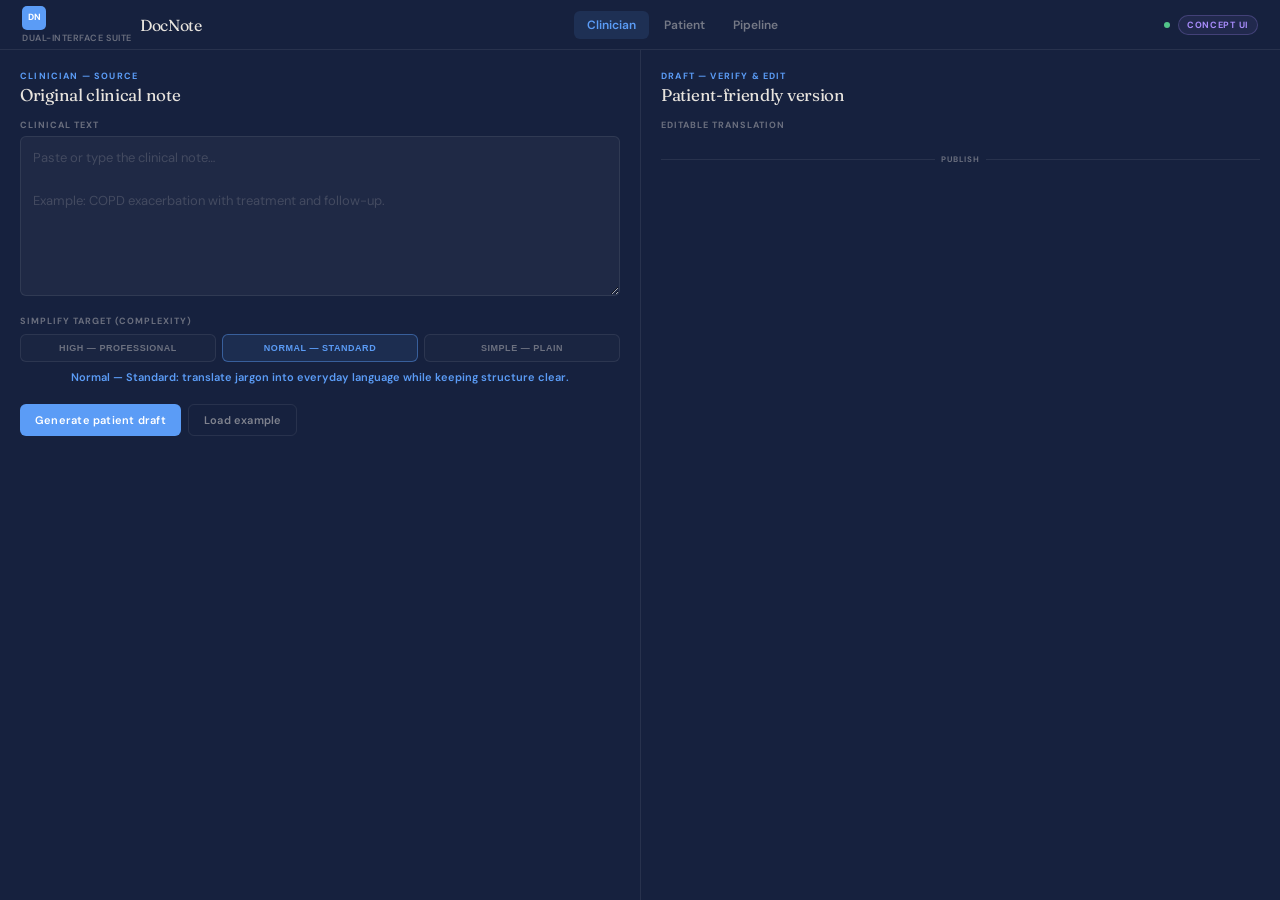
<file: templates/suite.html>
<!DOCTYPE html>
<html lang="en">
<head>
<meta charset="UTF-8">
<meta name="viewport" content="width=device-width, initial-scale=1.0">
<title>Healthcare Translation Suite — DocNote</title>
<link href="https://fonts.googleapis.com/css2?family=Fraunces:ital,wght@0,300;0,400;0,500;1,300&family=DM+Sans:wght@300;400;500;600&family=DM+Mono:wght@400;500&display=swap" rel="stylesheet">
<style>
:root{
  --doc:#16213e;--da:#5b9cf6;--dg:#52c48a;--dw:#f4a261;--dt:#e8e4de;--dm:rgba(232,228,222,0.4);--db:rgba(255,255,255,0.08);
  --pat:#fdfcf9;--pa:#e07b54;--pt:#1c1917;--pm:#8a8480;--pb:rgba(0,0,0,0.07);
  --an:#0d1520;--an2:#111e2e;--aa:#a78bfa;--at:#d4d0ca;--am:rgba(212,208,202,0.38);--ab:rgba(255,255,255,0.06);
  --r:10px;--rs:6px;
  --deft:#e07b54;
}
*{margin:0;padding:0;box-sizing:border-box}
html,body{height:100%;font-family:'DM Sans',sans-serif}
body{background:#0d1117;overflow:hidden;display:flex;flex-direction:column}

nav{background:var(--doc);height:50px;display:flex;align-items:center;justify-content:space-between;padding:0 22px;border-bottom:1px solid var(--db);flex-shrink:0;z-index:200}
.nav-logo{display:flex;align-items:center;gap:8px;color:var(--dt)}
.nav-mark{width:24px;height:24px;background:var(--da);border-radius:5px;display:flex;align-items:center;justify-content:center;font-size:9px;font-weight:700;color:#fff;line-height:1;text-align:center;padding:2px}
.nav-name{font-family:'Fraunces',serif;font-size:16px;letter-spacing:-.3px}
.nav-sub{font-size:9px;color:var(--dm);font-weight:600;letter-spacing:.06em;text-transform:uppercase;margin-top:2px}
.nav-tabs{display:flex;gap:2px}
.nav-tab{background:transparent;border:none;color:rgba(232,228,222,.45);font-family:'DM Sans',sans-serif;font-size:12px;font-weight:600;padding:6px 13px;border-radius:6px;cursor:pointer;transition:all .15s}
.nav-tab:hover{color:var(--dt);background:rgba(255,255,255,.05)}
.nav-tab.active{color:var(--da);background:rgba(91,156,246,.12)}
.nav-right{display:flex;align-items:center;gap:8px}
.live{width:6px;height:6px;background:var(--dg);border-radius:50%;animation:pulse 2s infinite}
@keyframes pulse{0%,100%{box-shadow:0 0 0 0 rgba(82,196,138,.4)}50%{box-shadow:0 0 0 4px rgba(82,196,138,0)}}
.badge-demo{font-size:9px;font-weight:700;letter-spacing:.08em;text-transform:uppercase;color:var(--aa);border:1px solid rgba(167,139,250,.25);padding:3px 8px;border-radius:999px;background:rgba(167,139,250,.08)}

.view{display:none;flex:1;overflow:hidden}
.view.active{display:flex}

/* ─── CLINICIAN ─── */
#clinicianView{background:var(--doc)}
.w-grid{display:grid;grid-template-columns:1fr 1fr;width:100%;height:100%}
.w-col{display:flex;flex-direction:column;height:100%;overflow-y:auto;padding:20px;gap:14px}
.w-col::-webkit-scrollbar{width:3px}
.w-col::-webkit-scrollbar-thumb{background:rgba(255,255,255,.1);border-radius:2px}
.w-col+.w-col{border-left:1px solid var(--db)}
.col-role{font-size:9px;font-weight:700;letter-spacing:.13em;text-transform:uppercase;color:var(--da);margin-bottom:2px}
.col-title{font-family:'Fraunces',serif;font-size:17px;letter-spacing:-.3px;color:var(--dt)}
.lbl{font-size:9px;font-weight:700;letter-spacing:.11em;text-transform:uppercase;color:var(--dm);margin-bottom:5px}
textarea.doc-ta{width:100%;background:rgba(255,255,255,.04);border:1px solid var(--db);border-radius:var(--rs);color:var(--dt);font-family:'DM Sans',sans-serif;font-size:13px;line-height:1.65;padding:10px 12px;resize:vertical;min-height:160px;outline:none;transition:border-color .2s}
textarea.doc-ta:focus{border-color:rgba(91,156,246,.45);background:rgba(255,255,255,.06)}
textarea.doc-ta::placeholder{color:rgba(232,228,222,.18)}
.map-pane{background:rgba(255,255,255,.03);border:1px solid var(--db);border-radius:var(--rs);padding:11px 12px;min-height:120px;font-size:13px;line-height:1.75;color:rgba(232,228,222,.9);display:none}
.map-pane.visible{display:block}
.map-pane .map-h{font-size:8px;font-weight:700;letter-spacing:.1em;text-transform:uppercase;color:var(--dm);margin-bottom:8px}
.term-map{cursor:crosshair;border-bottom:1px dashed rgba(91,156,246,.35);transition:background .15s,color .15s}
.term-map:hover,.term-map.active-map{background:rgba(91,156,246,.2);color:#fff;border-bottom-color:var(--da)}
.pane-row{display:grid;grid-template-columns:1fr 1fr;gap:10px}
@media(max-width:900px){.pane-row{grid-template-columns:1fr}}

.sl-wrap{padding:2px 0 6px}
.sl-steps{display:flex;gap:6px;margin-bottom:8px}
.sl-step{flex:1;text-align:center;font-size:9px;font-weight:700;letter-spacing:.06em;text-transform:uppercase;padding:8px 6px;border-radius:var(--rs);border:1px solid var(--db);color:var(--dm);cursor:pointer;background:rgba(255,255,255,.02);transition:all .15s}
.sl-step:hover{color:var(--dt);border-color:rgba(255,255,255,.15)}
.sl-step.on{color:var(--da);border-color:rgba(91,156,246,.45);background:rgba(91,156,246,.1)}
.sl-cur{font-size:11px;font-weight:600;color:var(--da);text-align:center;margin-top:4px}

.btn{border:none;border-radius:var(--rs);padding:8px 15px;font-family:'DM Sans',sans-serif;font-size:11px;font-weight:600;cursor:pointer;display:inline-flex;align-items:center;gap:5px;transition:all .15s;letter-spacing:.02em}
.b-blue{background:var(--da);color:#fff}.b-blue:hover{background:#6fa8ff;transform:translateY(-1px)}.b-blue:disabled{opacity:.4;cursor:not-allowed;transform:none}
.b-ghost{background:transparent;color:rgba(232,228,222,.5);border:1px solid var(--db)}.b-ghost:hover{border-color:rgba(255,255,255,.2);color:var(--dt)}
.b-green{background:var(--dg);color:#fff;flex:1}.b-green:hover{background:#5fd49a;transform:translateY(-1px)}.b-green:disabled{opacity:.4;cursor:not-allowed;transform:none}
.b-row{display:flex;gap:7px;flex-wrap:wrap}

.ld{display:flex;gap:4px;align-items:center;padding:7px 0}
.ld span{width:5px;height:5px;background:var(--da);border-radius:50%;animation:ld 1.2s ease-in-out infinite}
.ld span:nth-child(2){animation-delay:.2s}.ld span:nth-child(3){animation-delay:.4s}
@keyframes ld{0%,80%,100%{transform:translateY(0);opacity:.4}40%{transform:translateY(-5px);opacity:1}}
.ld-h{font-size:10px;color:var(--dm);margin-top:2px}

.bert-grid{display:grid;grid-template-columns:repeat(3,1fr);gap:8px}
.bert-card{background:rgba(255,255,255,.04);border:1px solid var(--db);border-radius:var(--rs);padding:10px 11px}
.bert-l{font-size:8px;font-weight:700;letter-spacing:.1em;text-transform:uppercase;color:var(--dm);margin-bottom:4px}
.bert-v{font-size:20px;font-weight:700;font-family:'DM Mono',monospace;color:var(--dt)}
.bert-v.good{color:var(--dg)}.bert-v.warn{color:var(--dw)}.bert-v.bad{color:#ff6b6b}
.bert-sub{font-size:9px;color:var(--dm);margin-top:4px;line-height:1.35}
.bert-banner{font-size:9px;color:rgba(167,139,250,.95);margin-top:8px;line-height:1.4;padding:8px 10px;background:rgba(167,139,250,.06);border:1px solid rgba(167,139,250,.18);border-radius:var(--rs)}
.sim-card{border-radius:var(--rs);padding:10px 12px;border:1px solid;transition:all .3s}
.sim-card.checking{background:rgba(91,156,246,.06);border-color:rgba(91,156,246,.2)}
.sim-card.pass{background:rgba(82,196,138,.07);border-color:rgba(82,196,138,.25)}
.sim-card.caution{background:rgba(244,162,97,.08);border-color:rgba(244,162,97,.28)}
.sim-card.fail{background:rgba(224,60,60,.08);border-color:rgba(224,60,60,.28)}
.spin-w{display:flex;align-items:center;gap:6px;font-size:11px;color:var(--da)}
.spinner{width:11px;height:11px;border:2px solid rgba(91,156,246,.2);border-top-color:var(--da);border-radius:50%;animation:spin .8s linear infinite}
@keyframes spin{to{transform:rotate(360deg)}}
.sep{font-size:8px;font-weight:700;letter-spacing:.1em;text-transform:uppercase;color:var(--dm);display:flex;align-items:center;gap:6px;margin:4px 0}
.sep::before,.sep::after{content:'';flex:1;height:1px;background:var(--db)}
.ok-banner{background:rgba(82,196,138,.12);border:1px solid rgba(82,196,138,.22);border-radius:var(--rs);padding:7px 11px;display:flex;align-items:center;gap:6px;font-size:11px;color:var(--dg);font-weight:500}

/* ─── PATIENT ─── */
#patientView{background:var(--pat);flex-direction:column}
.pat-top{background:#fff;border-bottom:1px solid var(--pb);padding:11px 22px;display:flex;align-items:flex-start;justify-content:space-between;flex-shrink:0;flex-wrap:wrap;gap:12px}
.pat-greet{font-family:'Fraunces',serif;font-size:16px;color:var(--pt);letter-spacing:-.2px}
.pat-sub{font-size:11px;color:var(--pm);margin-top:1px;max-width:520px;line-height:1.45}
.ver-toggle{display:flex;align-items:center;gap:10px;background:rgba(0,0,0,.04);border:1px solid var(--pb);border-radius:999px;padding:4px 4px 4px 12px}
.ver-toggle span{font-size:10px;font-weight:700;text-transform:uppercase;letter-spacing:.08em;color:var(--pm)}
.toggle-track{position:relative;width:200px;height:32px;background:rgba(0,0,0,.06);border-radius:999px}
.toggle-track>input{position:absolute;opacity:0;width:50%;height:100%;margin:0;cursor:pointer;z-index:2}
#verOrig{left:0}
#verSimp{left:50%}
.toggle-ui{position:absolute;inset:3px;display:grid;grid-template-columns:1fr 1fr;gap:4px;pointer-events:none}
.toggle-knob{position:absolute;top:3px;left:3px;width:calc(50% - 5px);height:calc(100% - 6px);background:#fff;border-radius:999px;box-shadow:0 1px 4px rgba(0,0,0,.12);transition:left .22s ease;z-index:0}
#verOrig:checked ~ .toggle-ui .toggle-knob{left:3px}
#verSimp:checked ~ .toggle-ui .toggle-knob{left:calc(50% + 2px)}
.toggle-opt{position:relative;z-index:1;display:flex;align-items:center;justify-content:center;font-size:10px;font-weight:700;color:var(--pm);pointer-events:none;height:100%;border-radius:999px}
#verOrig:checked ~ .toggle-ui label[for="verOrig"],#verSimp:checked ~ .toggle-ui label[for="verSimp"]{color:var(--pa)}
.pat-body{flex:1;overflow-y:auto;padding:20px 22px;display:flex;flex-direction:column;gap:14px;max-width:720px;margin:0 auto;width:100%}
.pat-body::-webkit-scrollbar{width:3px}
.pat-body::-webkit-scrollbar-thumb{background:rgba(0,0,0,.08);border-radius:2px}
.text-card{background:#fff;border:1px solid var(--pb);border-radius:var(--r);padding:20px 22px;line-height:1.9;font-size:17px;color:var(--pt);box-shadow:0 1px 10px rgba(0,0,0,.05);min-height:160px;font-family:Georgia,serif}
.ws{display:flex;flex-direction:column;align-items:center;justify-content:center;min-height:160px;gap:8px;color:var(--pm);text-align:center}
.wi{font-size:24px;opacity:.3}.wt{font-size:12px;line-height:1.5;max-width:320px}

.deft-term{border-bottom:2px solid rgba(224,123,84,.55);cursor:help;position:relative;background:rgba(224,123,84,.06);padding:0 2px;border-radius:2px}
.deft-term:hover,.deft-term.deft-open{background:rgba(224,123,84,.14)}
.deft-pop{position:absolute;left:0;bottom:100%;margin-bottom:6px;min-width:220px;max-width:min(340px,92vw);background:#1c1917;color:#fff;font-family:'DM Sans',sans-serif;font-size:11px;font-weight:500;line-height:1.5;padding:10px 12px;border-radius:8px;box-shadow:0 8px 24px rgba(0,0,0,.2);z-index:60;display:none}
.deft-pop::after{content:'';position:absolute;top:100%;left:16px;border:6px solid transparent;border-top-color:#1c1917}
.deft-term.deft-open .deft-pop{display:block}
.deft-bottleneck{animation:fadeHelp .5s ease}
@keyframes fadeHelp{from{opacity:0;transform:translateY(4px)}to{opacity:1;transform:none}}

.eye-panel{background:rgba(224,123,84,.06);border:1px solid rgba(224,123,84,.2);border-radius:var(--rs);padding:12px 14px}
.eye-t{font-size:11px;font-weight:700;color:var(--pt);margin-bottom:6px}
.eye-d{font-size:11px;color:var(--pm);line-height:1.55;margin-bottom:10px}
.eye-row{display:flex;flex-wrap:wrap;gap:8px;align-items:center}
.eye-row video{width:120px;height:90px;background:#000;border-radius:6px;object-fit:cover}
.eye-status{font-size:10px;color:var(--pa);font-weight:600}
.pat-foot{font-size:10px;color:var(--pm);line-height:1.55;padding:10px 12px;border-radius:var(--rs);background:rgba(0,0,0,.03);border:1px solid var(--pb)}

/* ─── PIPELINE ─── */
#pipelineView{background:var(--an);flex-direction:column}
.pipe-top{background:var(--an2);border-bottom:1px solid var(--ab);padding:14px 22px}
.pipe-t{font-family:'Fraunces',serif;font-size:15px;color:var(--at)}
.pipe-sub{font-size:11px;color:var(--am);margin-top:4px;max-width:640px;line-height:1.5}
.pipe-body{flex:1;overflow-y:auto;padding:20px 22px}
.pipe-steps{display:flex;flex-direction:column;gap:0;max-width:640px;margin:0 auto}
.pipe-step{display:flex;gap:14px;padding:14px 0;border-bottom:1px solid var(--ab)}
.pipe-n{width:28px;height:28px;border-radius:8px;background:rgba(167,139,250,.15);border:1px solid rgba(167,139,250,.3);color:var(--aa);font-size:12px;font-weight:700;display:flex;align-items:center;justify-content:center;flex-shrink:0}
.pipe-h{font-size:13px;font-weight:600;color:var(--at);margin-bottom:4px}
.pipe-p{font-size:11px;color:var(--am);line-height:1.55}
</style>
</head>
<body>

<nav>
  <div class="nav-logo">
    <div>
      <div class="nav-mark">DN</div>
      <div class="nav-sub">Dual-interface suite</div>
    </div>
    <div>
      <div class="nav-name">DocNote</div>
    </div>
  </div>
  <div class="nav-tabs">
    <button type="button" class="nav-tab active" data-go="clinician">Clinician</button>
    <button type="button" class="nav-tab" data-go="patient">Patient</button>
    <button type="button" class="nav-tab" data-go="pipeline">Pipeline</button>
  </div>
  <div class="nav-right">
    <div class="live" title="Demo session"></div>
    <span class="badge-demo">Concept UI</span>
  </div>
</nav>

<!-- CLINICIAN -->
<div class="view active" id="clinicianView">
  <div class="w-grid">
    <div class="w-col">
      <div>
        <div class="col-role">Clinician — source</div>
        <div class="col-title">Original clinical note</div>
      </div>
      <div>
        <div class="lbl">Clinical text</div>
        <textarea class="doc-ta" id="medIn" placeholder="Paste or type the clinical note…&#10;&#10;Example: COPD exacerbation with treatment and follow-up."></textarea>
      </div>
      <div>
        <div class="lbl">Simplify target (complexity)</div>
        <div class="sl-wrap">
          <div class="sl-steps" id="slSteps">
            <button type="button" class="sl-step" data-val="1">High — Professional</button>
            <button type="button" class="sl-step on" data-val="2">Normal — Standard</button>
            <button type="button" class="sl-step" data-val="3">Simple — Plain</button>
          </div>
          <div class="sl-cur" id="slCur">Normal — Standard: translate jargon into everyday language while keeping structure clear.</div>
        </div>
      </div>
      <div class="b-row">
        <button type="button" class="btn b-blue" id="genBtn">Generate patient draft</button>
        <button type="button" class="btn b-ghost" id="loadEx">Load example</button>
      </div>
      <div class="map-pane" id="origMapPane">
        <div class="map-h">Interactive map — hover terms (links to simplified wording)</div>
        <div id="origMapped"></div>
      </div>
    </div>
    <div class="w-col">
      <div>
        <div class="col-role">Draft — verify &amp; edit</div>
        <div class="col-title">Patient-friendly version</div>
      </div>
      <div>
        <div class="lbl">Editable translation</div>
        <div id="genLd" style="display:none">
          <div class="ld"><span></span><span></span><span></span></div>
          <div class="ld-h">Applying rules + DEFT-style substitutions (demo). Hook your LLM here.</div>
        </div>
        <textarea class="doc-ta" id="simpTa" style="min-height:200px;display:none" placeholder="Generated text appears here — edit before approval…"></textarea>
        <div class="map-pane" id="simpMapPane">
          <div class="map-h">Mapped preview (read-only) — hover pairs with the left column</div>
          <div id="simpMapped"></div>
        </div>
      </div>
      <div id="bertSec" style="display:none">
        <div class="lbl">ClinicalBERT-style verification (demo scores)</div>
        <div class="sim-card checking" id="bertCard">
          <div class="spin-w" id="bertSpin"><div class="spinner"></div>Running semantic check…</div>
          <div id="bertRes" style="display:none">
            <div class="bert-grid">
              <div class="bert-card">
                <div class="bert-l">Overall match</div>
                <div class="bert-v" id="scOverall">—</div>
                <div class="bert-sub">Meaning preserved vs. original (embedding proxy in production).</div>
              </div>
              <div class="bert-card">
                <div class="bert-l">Fact preservation</div>
                <div class="bert-v" id="scFact">—</div>
                <div class="bert-sub">Guards against dropped doses, timelines, and instructions.</div>
              </div>
              <div class="bert-card">
                <div class="bert-l">Reading level</div>
                <div class="bert-v" id="scRead" style="font-size:14px;line-height:1.25">—</div>
                <div class="bert-sub">Estimated from draft length &amp; syllable proxy.</div>
              </div>
            </div>
            <div class="bert-banner" id="bertNote"></div>
          </div>
        </div>
      </div>
      <div class="sep">publish</div>
      <div class="b-row" id="appRow" style="display:none">
        <button type="button" class="btn b-green" id="appBtn">Approve &amp; publish</button>
        <button type="button" class="btn b-ghost" id="togEditBtn" title="Toggle mapped preview">Preview map</button>
      </div>
      <div id="appBanner" style="display:none"><div class="ok-banner">Published to patient view — switch tabs to read as the patient.</div></div>
    </div>
  </div>
</div>

<!-- PATIENT -->
<div class="view" id="patientView">
  <div class="pat-top">
    <div>
      <div class="pat-greet">Your visit summary</div>
      <div class="pat-sub">Toggle between the professional note (for your records) and the simplified version. Underlined terms include plain-language definitions from the DEFT corpus (demo glossary).</div>
    </div>
    <div class="ver-toggle">
      <span>Version</span>
      <div class="toggle-track" role="group" aria-label="Note version">
        <input type="radio" name="ver" id="verOrig" checked>
        <input type="radio" name="ver" id="verSimp">
        <div class="toggle-ui">
          <span class="toggle-knob" aria-hidden="true"></span>
          <label class="toggle-opt" for="verOrig">Original</label>
          <label class="toggle-opt" for="verSimp">Simplified</label>
        </div>
      </div>
    </div>
  </div>
  <div class="pat-body">
    <div class="text-card" id="patCard">
      <div class="ws" id="patEmpty"><div class="wi">📋</div><div class="wt">Nothing published yet. Approve a note in the Clinician view.</div></div>
      <div id="patContent" style="display:none"></div>
    </div>
    <div class="eye-panel">
      <div class="eye-t">Optional reading assistant (eye-tracking concept)</div>
      <div class="eye-d">If you allow the camera, the UI can use gaze or dwell-time heuristics to spot “stuck” words. This demo uses <strong>mouse dwell</strong> on underlined terms and mirrors a webcam preview only (no model shipped).</div>
      <div class="eye-row">
        <button type="button" class="btn b-ghost" id="camBtn" style="border-color:var(--pb);color:var(--pt)">Enable camera preview</button>
        <video id="camPrev" playsinline muted autoplay style="display:none"></video>
        <span class="eye-status" id="dwellStatus"></span>
      </div>
    </div>
    <div class="pat-foot">Underlined words are linked to the DEFT glossary. Long hover (or focus) triggers help; with the assistant on, dwelling on a hard term auto-opens the definition.</div>
  </div>
</div>

<!-- PIPELINE -->
<div class="view" id="pipelineView">
  <div class="pipe-top">
    <div class="pipe-t">Technical execution pipeline</div>
    <div class="pipe-sub">End-to-end flow from clinical authoring to patient comprehension. Flask serves this concept; swap demo endpoints for LLM, ClinicalBERT (<code style="font-size:10px">medicalai/ClinicalBERT</code>), and DEFT-backed retrieval.</div>
  </div>
  <div class="pipe-body">
    <div class="pipe-steps">
      <div class="pipe-step"><div class="pipe-n">1</div><div><div class="pipe-h">Input</div><p class="pipe-p">Clinician provides the clinical note and chooses complexity (Professional / Standard / Plain).</p></div></div>
      <div class="pipe-step"><div class="pipe-n">2</div><div><div class="pipe-h">Generation</div><p class="pipe-p">LLM rewrites the note to the target reading level; DEFT mappings inform substitutions.</p></div></div>
      <div class="pipe-step"><div class="pipe-n">3</div><div><div class="pipe-h">Verification</div><p class="pipe-p">ClinicalBERT (or equivalent) scores semantic match and fact preservation before sign-off.</p></div></div>
      <div class="pipe-step"><div class="pipe-n">4</div><div><div class="pipe-h">Doctor review</div><p class="pipe-p">Interactive term mapping supports cross-checking; clinician edits and approves.</p></div></div>
      <div class="pipe-step"><div class="pipe-n">5</div><div><div class="pipe-h">Publishing</div><p class="pipe-p">Approved simplified text is released to the patient portal alongside the original.</p></div></div>
      <div class="pipe-step"><div class="pipe-n">6</div><div><div class="pipe-h">Reading</div><p class="pipe-p">Patient toggles versions, uses DEFT tooltips, and optionally enables dwell- or gaze-based assistance.</p></div></div>
    </div>
  </div>
</div>

<script>
window.DEFT_TERMS = {{ deft_terms | tojson }};

const SL_COPY = {
  1: { title: 'High — Professional', body: 'Polishes formatting; keeps clinical terminology intact.' },
  2: { title: 'Normal — Standard', body: 'Translates jargon into common language (e.g. “MI” → heart attack).' },
  3: { title: 'Simple — Plain', body: 'Short sentences, basic vocabulary, brief explanations.' }
};

let complexity = 2;
let publishedOriginal = '';
let publishedSimplified = '';
let mapMode = false;

function go(v) {
  document.querySelectorAll('.view').forEach(x => x.classList.remove('active'));
  document.querySelectorAll('.nav-tab').forEach(x => x.classList.remove('active'));
  document.getElementById(v + 'View').classList.add('active');
  document.querySelectorAll('.nav-tab').forEach(t => { if (t.dataset.go === v) t.classList.add('active'); });
  if (v === 'patient') renderPatient();
}

document.querySelectorAll('.nav-tab').forEach(t => t.addEventListener('click', () => go(t.dataset.go)));

document.querySelectorAll('.sl-step').forEach(btn => {
  btn.addEventListener('click', () => {
    document.querySelectorAll('.sl-step').forEach(b => b.classList.remove('on'));
    btn.classList.add('on');
    complexity = parseInt(btn.dataset.val, 10);
    const c = SL_COPY[complexity];
    document.getElementById('slCur').textContent = c.title + ': ' + c.body;
  });
});

document.getElementById('loadEx').addEventListener('click', () => {
  document.getElementById('medIn').value = `The patient is a 67-year-old male presenting with acute exacerbation of chronic obstructive pulmonary disease (COPD). Spirometry indicates a post-bronchodilator FEV1/FVC ratio of 0.65, consistent with moderate obstructive ventilatory defect. Initiate short-acting beta-2 agonist (salbutamol 2.5mg via nebulization q4h), systemic corticosteroids (prednisolone 40mg PO OD x 5 days), and empiric antibiotic therapy with amoxicillin-clavulanate 875/125mg PO BID for suspected bacterial exacerbation. Monitor SpO2, target 88–92%. Arrange pulmonology follow-up in 2 weeks post-discharge.`;
});

function escapeHtml(s) {
  return s.replace(/&/g,'&amp;').replace(/</g,'&lt;').replace(/>/g,'&gt;');
}

function wrapTerms(htmlPlain, asPatient = false) {
  const keys = Object.keys(window.DEFT_TERMS || {}).sort((a, b) => b.length - a.length);
  let s = escapeHtml(htmlPlain);
  keys.forEach((key) => {
    const id = 't_' + key.replace(/\s+/g, '_');
    const re = new RegExp('\\b(' + key.replace(/[.*+?^${}()|[\\]\\\\]/g, '\\$&') + ')\\b', 'gi');
    s = s.replace(re, (m) => {
      if (asPatient) {
        const def = window.DEFT_TERMS[key.toLowerCase()] || '';
        return '<span class="deft-term" tabindex="0" data-term="' + key.toLowerCase() + '">' + m + '<span class="deft-pop">' + escapeHtml(def) + '</span></span>';
      }
      return '<span class="term-map" data-map="' + id + '">' + m + '</span>';
    });
  });
  return s;
}

function clearMapHighlights() {
  document.querySelectorAll('.term-map.active-map').forEach(el => el.classList.remove('active-map'));
}

function wireMapping() {
  document.querySelectorAll('.term-map').forEach(el => {
    el.addEventListener('mouseenter', () => {
      clearMapHighlights();
      const id = el.getAttribute('data-map');
      document.querySelectorAll('.term-map[data-map="' + id + '"]').forEach(x => x.classList.add('active-map'));
    });
    el.addEventListener('mouseleave', () => clearMapHighlights());
  });
}

document.getElementById('genBtn').addEventListener('click', async () => {
  const txt = document.getElementById('medIn').value.trim();
  if (!txt) { alert('Enter clinical text first.'); return; }
  const btn = document.getElementById('genBtn');
  btn.disabled = true;
  document.getElementById('genLd').style.display = 'block';
  document.getElementById('simpTa').style.display = 'none';
  document.getElementById('bertSec').style.display = 'none';
  document.getElementById('appRow').style.display = 'none';
  document.getElementById('appBanner').style.display = 'none';
  document.getElementById('simpMapPane').classList.remove('visible');

  try {
    const r = await fetch('/api/demo-simplify', {
      method: 'POST',
      headers: { 'Content-Type': 'application/json' },
      body: JSON.stringify({ text: txt, complexity })
    });
    const d = await r.json();
    if (!r.ok) throw new Error(d.error || 'Generate failed');
    document.getElementById('simpTa').value = d.simplified;
    document.getElementById('simpTa').style.display = 'block';
    document.getElementById('genLd').style.display = 'none';
    document.getElementById('origMapped').innerHTML = wrapTerms(txt, false);
    document.getElementById('simpMapped').innerHTML = wrapTerms(d.simplified, false);
    wireMapping();
    document.getElementById('origMapPane').classList.add('visible');
    document.getElementById('simpMapPane').classList.add('visible');
    mapMode = true;
    document.getElementById('bertSec').style.display = 'block';
    await runBert(txt, d.simplified);
    document.getElementById('appRow').style.display = 'flex';
  } catch (e) {
    document.getElementById('genLd').style.display = 'none';
    document.getElementById('simpTa').style.display = 'block';
    alert(e.message || String(e));
  }
  btn.disabled = false;
});

async function runBert(original, simplified) {
  const card = document.getElementById('bertCard');
  card.className = 'sim-card checking';
  document.getElementById('bertSpin').style.display = 'flex';
  document.getElementById('bertRes').style.display = 'none';
  try {
    const r = await fetch('/api/clinicalbert-verify', {
      method: 'POST',
      headers: { 'Content-Type': 'application/json' },
      body: JSON.stringify({ original, simplified, complexity })
    });
    const d = await r.json();
    document.getElementById('bertSpin').style.display = 'none';
    document.getElementById('bertRes').style.display = 'block';
    const o = d.overall_match_pct ?? 0;
    const f = d.fact_preservation_pct ?? 0;
    document.getElementById('scOverall').textContent = (d.overall_match_pct != null ? o + '%' : '—');
    document.getElementById('scFact').textContent = (d.fact_preservation_pct != null ? f + '%' : '—');
    document.getElementById('scRead').textContent = d.reading_level_label || '—';
    document.getElementById('scOverall').className = 'bert-v ' + (o >= 85 ? 'good' : o >= 68 ? 'warn' : 'bad');
    document.getElementById('scFact').className = 'bert-v ' + (f >= 85 ? 'good' : f >= 68 ? 'warn' : 'bad');
    document.getElementById('bertNote').textContent = d.model_note || '';
    card.className = 'sim-card ' + (o >= 85 ? 'pass' : o >= 68 ? 'caution' : 'fail');
    const ab = document.getElementById('appBtn');
    if (o < 68) { ab.disabled = true; ab.textContent = 'Cannot approve — review draft'; }
    else if (o < 85) { ab.disabled = false; ab.textContent = 'Approve with caution'; ab.style.background = '#b86e1a'; }
    else { ab.disabled = false; ab.textContent = 'Approve & publish'; ab.style.background = ''; }
  } catch {
    document.getElementById('bertSpin').style.display = 'none';
    document.getElementById('bertRes').style.display = 'block';
    document.getElementById('bertNote').textContent = 'Verification unavailable — review manually.';
    card.className = 'sim-card caution';
  }
}

document.getElementById('simpTa').addEventListener('input', () => {
  const t = document.getElementById('medIn').value.trim();
  const s = document.getElementById('simpTa').value;
  document.getElementById('simpMapped').innerHTML = wrapTerms(s, false);
  wireMapping();
  if (t && s.trim()) runBert(t, s.trim());
});

document.getElementById('togEditBtn').addEventListener('click', () => {
  mapMode = !mapMode;
  document.getElementById('simpMapPane').classList.toggle('visible', mapMode);
  document.getElementById('simpTa').style.display = mapMode ? 'none' : 'block';
  document.getElementById('togEditBtn').textContent = mapMode ? 'Edit text' : 'Preview map';
});

document.getElementById('appBtn').addEventListener('click', () => {
  const o = document.getElementById('medIn').value.trim();
  const s = document.getElementById('simpTa').value.trim();
  if (!s) return;
  publishedOriginal = o;
  publishedSimplified = s;
  document.getElementById('appBanner').style.display = 'block';
  document.getElementById('appRow').style.display = 'none';
  setTimeout(() => go('patient'), 400);
});

function renderPatient() {
  if (!publishedSimplified) {
    document.getElementById('patEmpty').style.display = 'flex';
    document.getElementById('patContent').style.display = 'none';
    return;
  }
  document.getElementById('patEmpty').style.display = 'none';
  document.getElementById('patContent').style.display = 'block';
  const useOrig = document.getElementById('verOrig').checked;
  const raw = useOrig ? publishedOriginal : publishedSimplified;
  document.getElementById('patContent').innerHTML = wrapTerms(raw, true);
  wirePatientTerms();
}

function wirePatientTerms() {
  let dwellTimer = null;
  const dwellMs = 1400;
  const camOn = () => document.getElementById('camPrev').style.display !== 'none';

  document.querySelectorAll('#patContent .deft-term').forEach(el => {
    el.addEventListener('mouseenter', () => {
      dwellTimer = setTimeout(() => {
        if (camOn()) {
          el.classList.add('deft-open', 'deft-bottleneck');
          document.getElementById('dwellStatus').textContent = 'Assistant: opened help for “' + (el.getAttribute('data-term') || '') + '”';
        }
      }, dwellMs);
    });
    el.addEventListener('mouseleave', () => { clearTimeout(dwellTimer); el.classList.remove('deft-bottleneck'); });
    el.addEventListener('focus', () => el.classList.add('deft-open'));
    el.addEventListener('blur', () => el.classList.remove('deft-open'));
  });
}

document.getElementById('verOrig').addEventListener('change', renderPatient);
document.getElementById('verSimp').addEventListener('change', renderPatient);

document.getElementById('camBtn').addEventListener('click', async () => {
  const v = document.getElementById('camPrev');
  if (v.srcObject) {
    v.srcObject.getTracks().forEach(t => t.stop());
    v.srcObject = null;
    v.style.display = 'none';
    document.getElementById('camBtn').textContent = 'Enable camera preview';
    document.getElementById('dwellStatus').textContent = '';
    return;
  }
  try {
    const stream = await navigator.mediaDevices.getUserMedia({ video: true, audio: false });
    v.srcObject = stream;
    v.style.display = 'block';
    document.getElementById('camBtn').textContent = 'Stop camera';
    document.getElementById('dwellStatus').textContent = 'Camera on — dwell assist active for underlined terms.';
  } catch {
    alert('Camera permission denied or unavailable. Dwell assist still works without preview.');
  }
});
</script>
</body>
</html>
</file>
